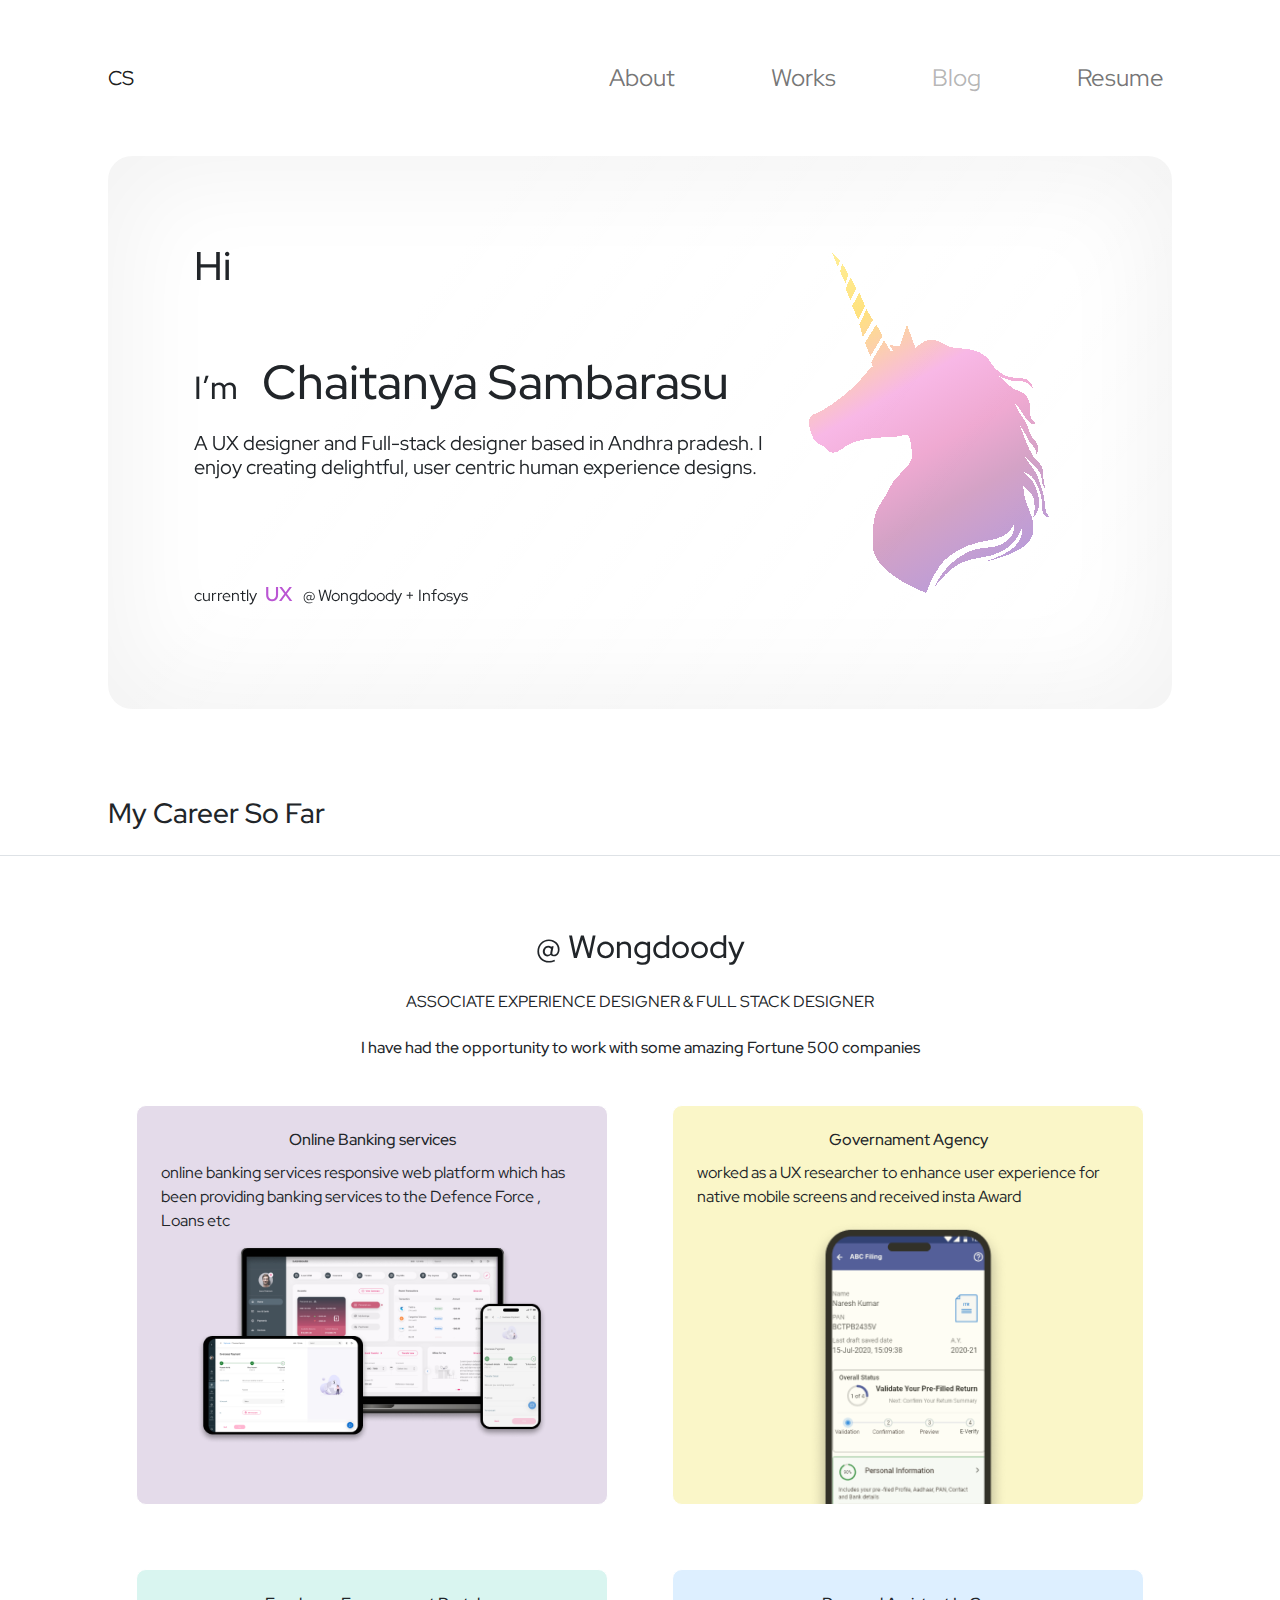
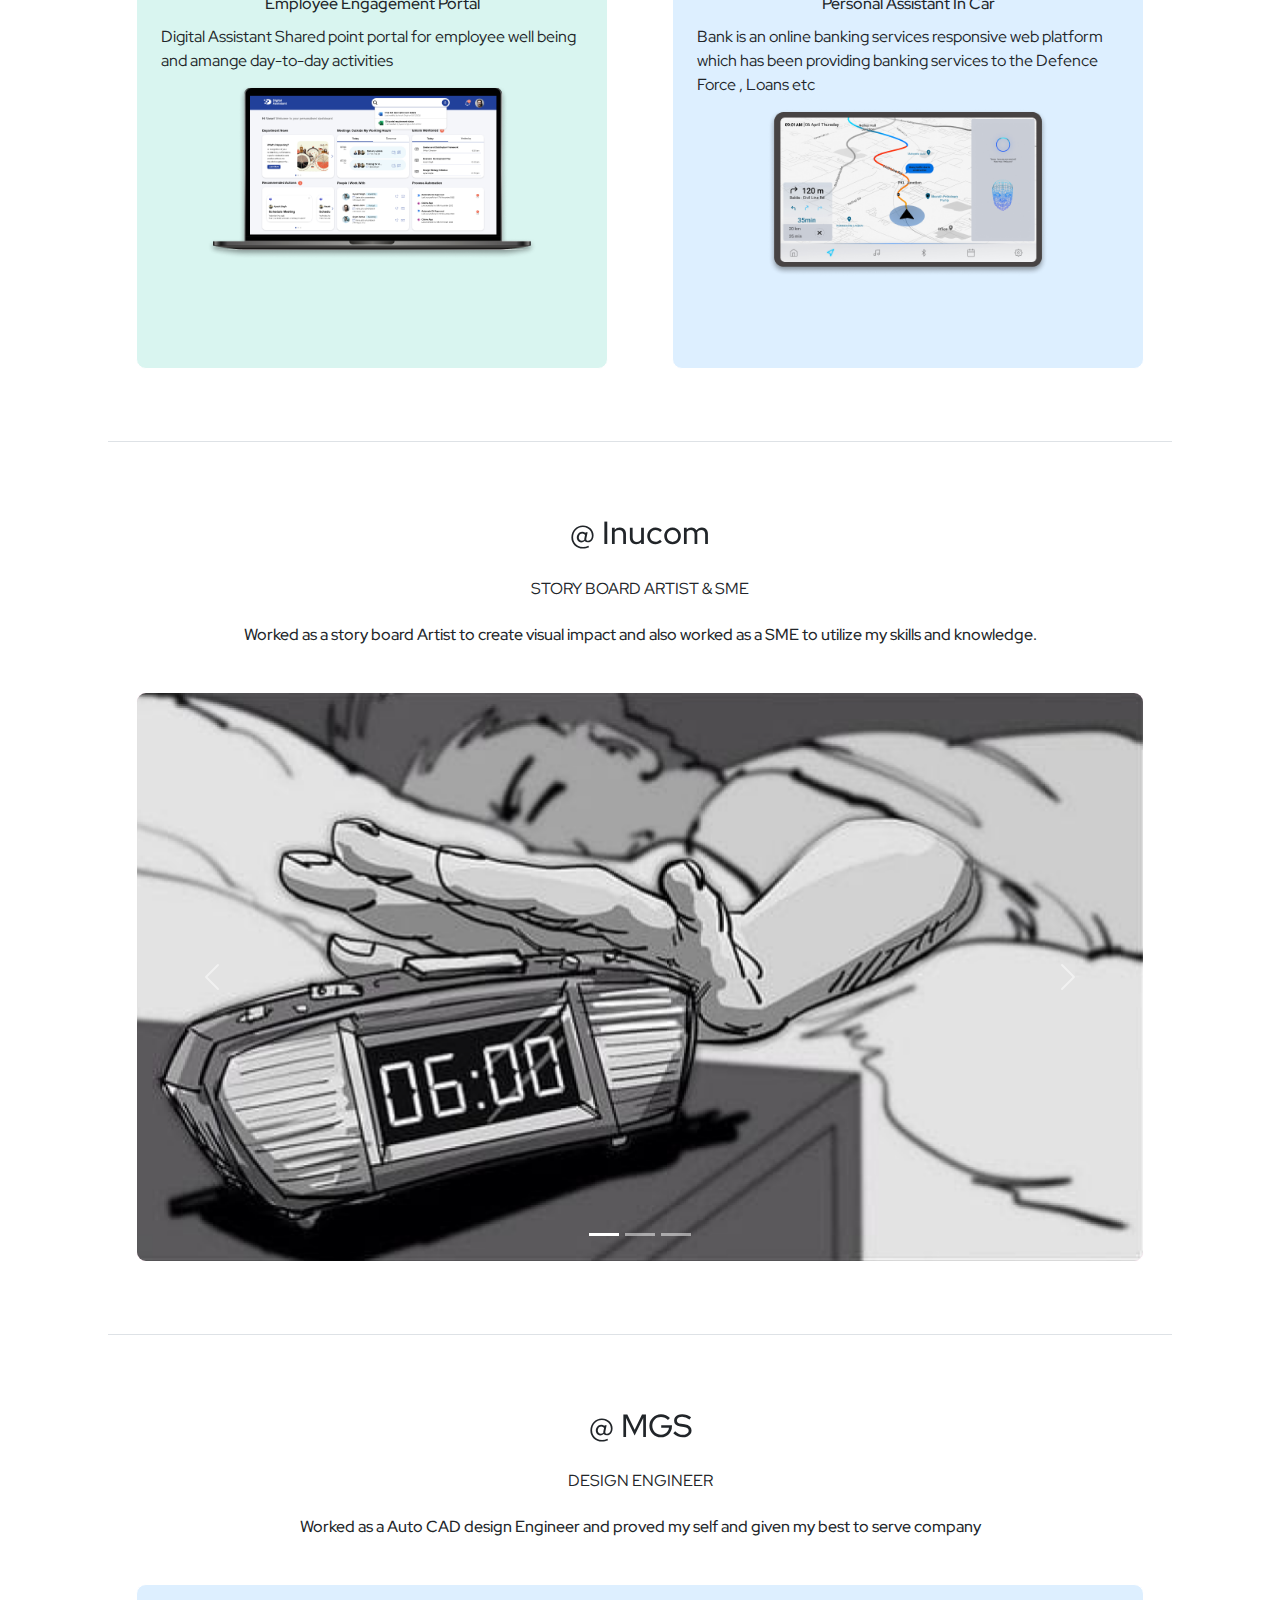
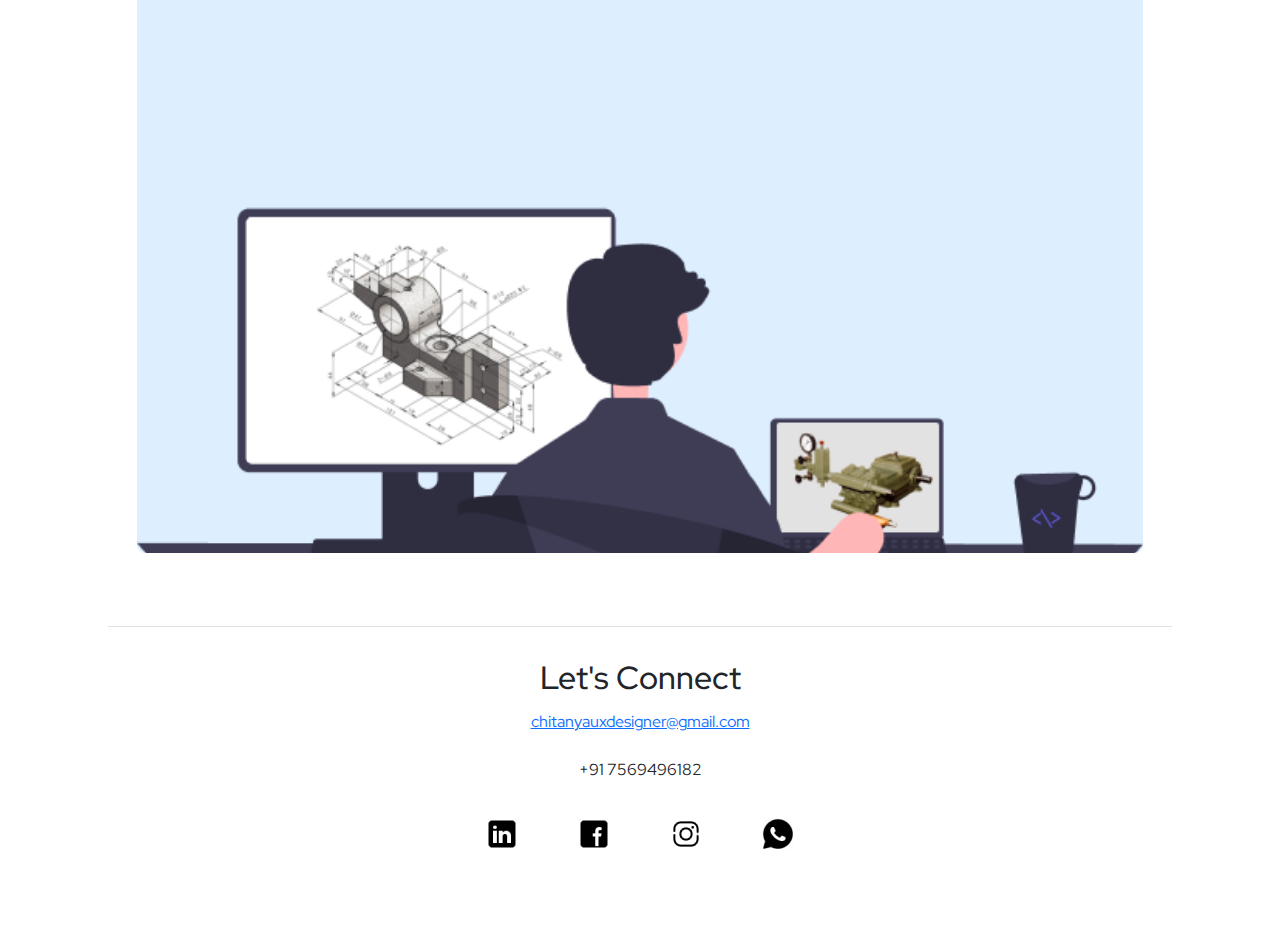
<file: index.html>
<!DOCTYPE html>
<html lang="en">
<head>
    <meta charset="UTF-8">
    <meta http-equiv="X-UA-Compatible" content="IE=edge">
    <meta name="viewport" content="width=device-width, initial-scale=1.0">
    <title>Portfolio</title>
    <link rel="stylesheet" href="css/bootstrap.min.css" type="text/css">
    <link rel="stylesheet" href="assets/css/customstyle.min.css" type="text/css">    
    <link rel="preconnect" href="https://fonts.googleapis.com">
    <link rel="preconnect" href="https://fonts.gstatic.com" crossorigin>
    <link href="https://fonts.googleapis.com/css2?family=Red+Hat+Display:wght@300;400;500;600;700;800;900&display=swap" rel="stylesheet">
    <!-- <script type="text/javascript">
      $(window).on('load', function() {
          $('#myModal').modal('show');
      });
  </script> -->
</head>
<body class="myprflio">
    <header>
        <nav class="navbar navbar-expand-lg navbar-light">
            <div class="container">
              <a class="navbar-brand" href="index.html">CS</a>
              <button class="navbar-toggler" type="button" data-bs-toggle="collapse" data-bs-target="#navbarNavAltMarkup" aria-controls="navbarNavAltMarkup" aria-expanded="false" aria-label="Toggle navigation">
                <span class="navbar-toggler-icon"></span>
              </button>
              <div class="collapse navbar-collapse justify-content-end" id="navbarNavAltMarkup">
                <div class="navbar-nav">
                    <!-- <a class="nav-link active" aria-current="page" href="index.html">Home</a> -->
                    <a class="nav-link text-capitalize" href="about.html">About</a>
                  <a class="nav-link text-capitalize" aria-current="page" href="work.html">Works</a>                                    
                  <a class="nav-link disabled" href="blog.html" tabindex="-1" aria-disabled="true">Blog</a>
                  <a class="nav-link" href="assets/chaituuxdesigner.pdf" target="_blank" rel="noopener noreferrer">Resume</a>
                </div>
              </div>
            </div>
          </nav>
    </header>
    <section>        
            <div class="container hero-banner-content">
                <div class="hero-banner">
                    <div class="row">
                        <div class="col-md-8">
                            <h1>Hi</h1>
                            <h2>I’m<span class="myname" type="button" data-bs-placement="top" title="You can Call me Chaitu or Chaitanya">Chaitanya Sambarasu</span></h2>
                            <h5>A UX designer and  Full-stack designer based in  Andhra pradesh.
                                I enjoy creating delightful, user centric human experience designs.</h5>
                            <p>currently<span class="ux-word px-2">UX</span> <span> @  Wongdoody + Infosys</span></p>
                        </div>
                        <div class="col-md-4">
                        <img src="assets/images/unicorn.svg" alt="no-image" type="button" data-bs-placement="top" title="UX Unicorn"></div>
                    </div>             

                </div>
            </div>
            <div class="position-sticky top-0 border-bottom bg-white" id="mycareerbg" style="z-index:2">
                <div class="container">
                    <h3 class="py-4 text-capitalize ">My Career so far</h3>
                </div>
            </div>
            <div class="container case-study-sec">                
                <div class="org-wongdoody border-bottom">
                    <h2 class="text-xl-center company-name position-sticky top-0 py-2 py-md-3 py-xl-4" style="z-index: 2;">@ Wongdoody</h2>
                    <p class="text-xl-center company-role text-capitalize">ASSOCIATE EXPERIENCE DESIGNER  & FULL STACK DESIGNER</p>
                    <h6 class="text-xl-center comp-respnblty">I have had the opportunity to work with some amazing Fortune 500 companies</h6>
                    <div class="row justify-content-center var1">
                        <div class="col-lg-6 case-study-widget bg-voilet-lite overflow-hidden p-4">
                            <h6 class="text-center">Online Banking services</h6>
                            <p>online banking services responsive web platform which has been providing banking services to the Defence Force , Loans etc</p>
                            <div class="read-more d-flex d-none">
                                <p>Read case study</p>
                                <img src="assets/images/arrow_forward.svg" alt="no-image" class="arrow-forward my-auto">
                            </div>
                            <div class="text-center ob-img"><img src="assets/images/OB-desktop.png" alt="no-image" ></div>
                        </div>
                        <div class="col-lg-6 case-study-widget bg-yellow-lite overflow-hidden p-4">
                            <h6 class="text-center text-capitalize" >Governament Agency</h6>
                            <p>worked as a UX researcher to enhance user experience for native mobile screens and received insta Award</p>
                            <div class="read-more d-flex d-none">
                                <p>Read case study</p>
                                <img src="assets/images/arrow_forward.svg" alt="no-image" class="arrow-forward my-auto">
                            </div>
                            <div class="text-center tax-img"><img src="assets/images/tax-mobile.png" alt="no-image"></div>
                        </div>
                    </div>
                    <div class="row justify-content-center var2">
                        <div class="col-lg-6 case-study-widget bg-cyan-lite overflow-hidden p-4">
                            <h6 class="text-center text-capitalize">Employee Engagement Portal</h6>
                            <p>Digital Assistant Shared point portal for employee well being and amange day-to-day activities </p>
                            <div class="read-more d-flex d-none">
                                <p>Read case study</p>
                                <img src="assets/images/arrow_forward.svg" alt="no-image" class="arrow-forward my-auto">
                            </div>
                            <div class="text-center da-img"><img src="assets/images/DA-desktop.png" alt="no-image"></div>
                        </div>
                        <div class="col-lg-6 case-study-widget bg-blue-lite overflow-hidden p-4">
                            <h6 class="text-center text-capitalize">Personal Assistant In Car</h6>
                            <p>Bank is an online banking services responsive web platform which has been providing banking services to the Defence Force , Loans etc</p>
                            <div class="read-more d-flex d-none">
                                <p>Read case study</p>
                                <img src="assets/images/arrow_forward.svg" alt="no-image" class="arrow-forward my-auto">
                            </div>
                            <div class="text-center pa-img"><img src="assets/images/PA-dashboard.png" alt="no-image"></div>
                        </div>
                    </div>
                </div>
                <div class="org-inucom border-bottom">                    
                    <h2 class="text-xl-center company-name position-sticky top-0 py-2 py-md-3 py-xl-4" style="z-index: 2;">@ Inucom</h2>
                    <p class="text-xl-center company-role text-capitalize">STORY BOARD ARTIST & SME</p>
                    <h6 class="text-xl-center comp-respnblty">Worked as a story board Artist to create visual impact and also worked as a SME to utilize my skills and knowledge.</h6>
                    <div class="row justify-content-center">
                    <div class="inucom-container bg-pink-lite overflow-hidden">                        
                        <div class="row">
                            <div id="carouselExampleCaptions" class="carousel slide" data-bs-ride="carousel">
                                <div class="carousel-indicators">
                                  <button type="button" data-bs-target="#carouselExampleCaptions" data-bs-slide-to="0" class="active" aria-current="true" aria-label="Slide 1"></button>
                                  <button type="button" data-bs-target="#carouselExampleCaptions" data-bs-slide-to="1" aria-label="Slide 2"></button>
                                  <button type="button" data-bs-target="#carouselExampleCaptions" data-bs-slide-to="2" aria-label="Slide 3"></button>
                                  <!-- <button type="button" data-bs-target="#carouselExampleCaptions" data-bs-slide-to="2" aria-label="Slide 4"></button>
                                  <button type="button" data-bs-target="#carouselExampleCaptions" data-bs-slide-to="2" aria-label="Slide 5"></button>
                                  <button type="button" data-bs-target="#carouselExampleCaptions" data-bs-slide-to="2" aria-label="Slide 6"></button> -->
                                </div>
                                <div class="carousel-inner">
                                  <div class="carousel-item active">
                                    <img src="assets/images/inucom1.png" class="d-block w-100" alt="no-image">
                                    <div class="carousel-caption d-none d-md-block">
                                      <!-- <h5>First slide label</h5>
                                      <p>Some representative placeholder content for the first slide.</p> -->
                                    </div>
                                  </div>
                                  <div class="carousel-item">
                                    <img src="assets/images/inucom-2.png" class="d-block w-100" alt="...">
                                    <div class="carousel-caption d-none d-md-block">
                                      <!-- <h5>Second slide label</h5>
                                      <p>Some representative placeholder content for the second slide.</p> -->
                                    </div>
                                  </div>
                                  <div class="carousel-item">
                                    <img src="assets/images/inucom3.png" class="d-block w-100" alt="...">
                                    <div class="carousel-caption d-none d-md-block">
                                      <!-- <h5>Third slide label</h5>
                                      <p>Some representative placeholder content for the third slide.</p> -->
                                    </div>
                                  </div>
                                  <!-- <div class="carousel-item">
                                    <img src="assets/images/inucom-slide4.png" class="d-block w-100" alt="...">
                                    <div class="carousel-caption d-none d-md-block">
                                      <h5>Third slide label</h5>
                                      <p>Some representative placeholder content for the third slide.</p>
                                    </div>
                                  </div>
                                  <div class="carousel-item">
                                    <img src="assets/images/inucom-slide5.png" class="d-block w-100" alt="...">
                                    <div class="carousel-caption d-none d-md-block">
                                      <h5>Third slide label</h5>
                                      <p>Some representative placeholder content for the third slide.</p>
                                    </div>
                                  </div>
                                  <div class="carousel-item">
                                    <img src="assets/images/inucom-slide6.png" class="d-block w-100" alt="...">
                                    <div class="carousel-caption d-none d-md-block">
                                      <h5>Third slide label</h5>
                                      <p>Some representative placeholder content for the third slide.</p>
                                    </div>
                                  </div> -->

                                </div>
                                <button class="carousel-control-prev" type="button" data-bs-target="#carouselExampleCaptions" data-bs-slide="prev">
                                  <span class="carousel-control-prev-icon" aria-hidden="true"></span>
                                  <span class="visually-hidden">Previous</span>
                                </button>
                                <button class="carousel-control-next" type="button" data-bs-target="#carouselExampleCaptions" data-bs-slide="next">
                                  <span class="carousel-control-next-icon" aria-hidden="true"></span>
                                  <span class="visually-hidden">Next</span>
                                </button>
                              </div>
                    
                </div>
                    </div>
                    </div>
                </div>
                <!-- <div class="org-mgs border-bottom">                    
                    <h2 class="text-xl-center company-name position-sticky top-0 py-2 py-md-3 py-xl-4">@ MGS</h2>
                    <p class="text-xl-center company-role">DESIGN ENGINEER</p>
                    <h6 class="text-xl-center comp-respnblty">I have had the opportunity to work with some amazing Fortune 500 companies</h6>
                    <div class="row justify-content-center">
                    <div class="mgs-container bg-blue-lite overflow-hidden">                        
                            <div class="row">
                                <div class="col-4">
                                    <h6>Storyboard artist</h6>
                                    <p>Loremhghjsfsdnfmdsdssdashdsjfdsjjhds</p>
                                    <div class="read-more d-flex">
                                        <p>Read case study</p>
                                        <img src="assets/images/arrow_forward.svg" alt="no-image" class="arrow-forward my-auto"> </div>
                                </div>
                                <div class="mgs-illustration col-8"><img src="assets/images/mgs-illustation.png" alt="no-image"></div>
                            </div>
                        
                    </div>
                    </div>
                </div> -->
                <div class="org-mgs border-bottom">                    
                    <h2 class="text-xl-center company-name position-sticky top-0 py-2 py-md-3 py-xl-4" style="z-index: 2;">@ MGS</h2>
                    <p class="text-xl-center company-role">DESIGN ENGINEER</p>
                    <h6 class="text-xl-center comp-respnblty">Worked as a Auto CAD design Engineer and proved my self and given my best to serve company</h6>
                    <div class="row justify-content-center">
                    <div class="mgs-container bg-blue-lite overflow-hidden">                        
                            <div class="row">                               
                        <img src="assets/images/mgs-undraw-pic.png" alt="no-image">
                    </div>
                    </div>
                </div>
            
    </section>
    <div class="container d-none">
      <h1>Art works</h1>
      <a href="#">View all</a>
    </div>
    <div class="row arts-sec d-none">
      
        <div class="container d-flex">
          <div class="col-4">
            <div class="gally-img-col"></div>
          </div>
          <div class="col-4"><div class="gally-img-col"></div></div>
          <div class="col-4"><div class="gally-img-col"></div></div>
              </div>
        </div>
      
    <footer>
        
        <div class="row d-flex justify-content-center">
            <h2 class="text-center">Let's Connect</h2>
        <a href="#" class="text-center">chitanyauxdesigner@gmail.com</a>
        <p class="text-center">+91 7569496182</p>
            <div class="col-4 d-flex flex-wrap justify-content-evenly">
                <a href="https://www.linkedin.com/in/chaitanya-sambarasu/" target=”_blank”><img src="assets/images/icons-linkedin.png" alt="no-image"></a>
                <a href="https://wa.me/+917569496182?text=urlencodedtext"><img src="assets/images/icons-facebook.png" alt="no-image"></a>
                <a href="https://wa.me/+917569496182?text=urlencodedtext"><img src="assets/images/icons-instagram.png" alt="no-image"></a>
                <a href="https://wa.me/+917569496182?text=urlencodedtext" target=”_blank”><img src="assets/images/icons-whatsapp.png" alt="no-image"  > </a>
                
                
            </div>
        </div>

<!-- Button trigger modal -->
<!-- <button type="button" class="btn btn-primary" data-bs-toggle="modal" data-bs-target="#exampleModal">
  Launch demo modal
</button> -->

<!-- Modal -->


        <script src="bootstrap.bundle.min.js"></script>
        <script src="bootstrap.min.js"></script>
        <script src="customscript.js"></script>



    </footer>
    <!-- <script src="https://cdn.jsdelivr.net/npm/bootstrap@5.0.0-beta3/dist/js/bootstrap.min.js" integrity="sha384-j0CNLUeiqtyaRmlzUHCPZ+Gy5fQu0dQ6eZ/xAww941Ai1SxSY+0EQqNXNE6DZiVc" crossorigin="anonymous"></script> -->


<div class="modal fade" id="exampleModal" tabindex="-1" aria-labelledby="exampleModalLabel" aria-hidden="true">
  <div class="modal-dialog modal-dialog-centered">
    <div class="modal-content">
      <div class="modal-header">
        <h1 class="modal-title fs-5" id="exampleModalLabel">About My Website</h1>
        <button type="button" class="btn-close" data-bs-dismiss="modal" aria-label="Close"></button>
      </div>
      <div class="modal-body">
        <div class="row">
          <div class="col-sm-6 d-flex justify-content-center">
            <img src="assets/images/loader-illustration.png" alt="no-image" class="modal-illustration">
             <h5>Full-Stack Designer</h5> 
          </div>
          <div class="col-sm-6 position-relative">
            <div class=" px-0 px-sm-4">
              <h6 class="pt-5 text-decoration-underline d-none">FYI :</h6>
              <p class="pt-2 fs-4" style="color: #615d5d;">"This website is my tiny island in the vast sea that is the internet. Feel free to roam around - I am adding in more cool stuff as you read on."</p>
                              
                              <p class="pt-2 d-none">I <span style="padding: 0 8px;" >designed</span> webpages design on Figma</h5>
                              <p class="pt-2 d-none">I <span style="padding: 0 8px;">developed</span>using Bootstrap5 on Github pages</p>
            </div>
            <h6 class="mt-0 mt-sm-5 pt-3 pt-lg-4 pt-sm-3 px-0 px-sm-4" style="color: #131763; line-height: 1.75; font-size: 18px; ">complete website designed to show my UX design Projects and My development skills. designing was done with Figma and development using Bootstrap5 on github pages</h6>
            <!-- <p>Thankyou for reaching out to my portfolio</p> -->
                             </div>
        </div>
        
        

        
      </div>
      <div class="modal-footer d-flex justify-content-center">
        <button type="button" class="btn btn btn-success" data-bs-dismiss="modal">Explore my works</button>
        <button type="button" class="btn btn-primary d-none">Ok</button>
      </div>
    </div>
  </div>
</div>
</body>
</html>
</file>
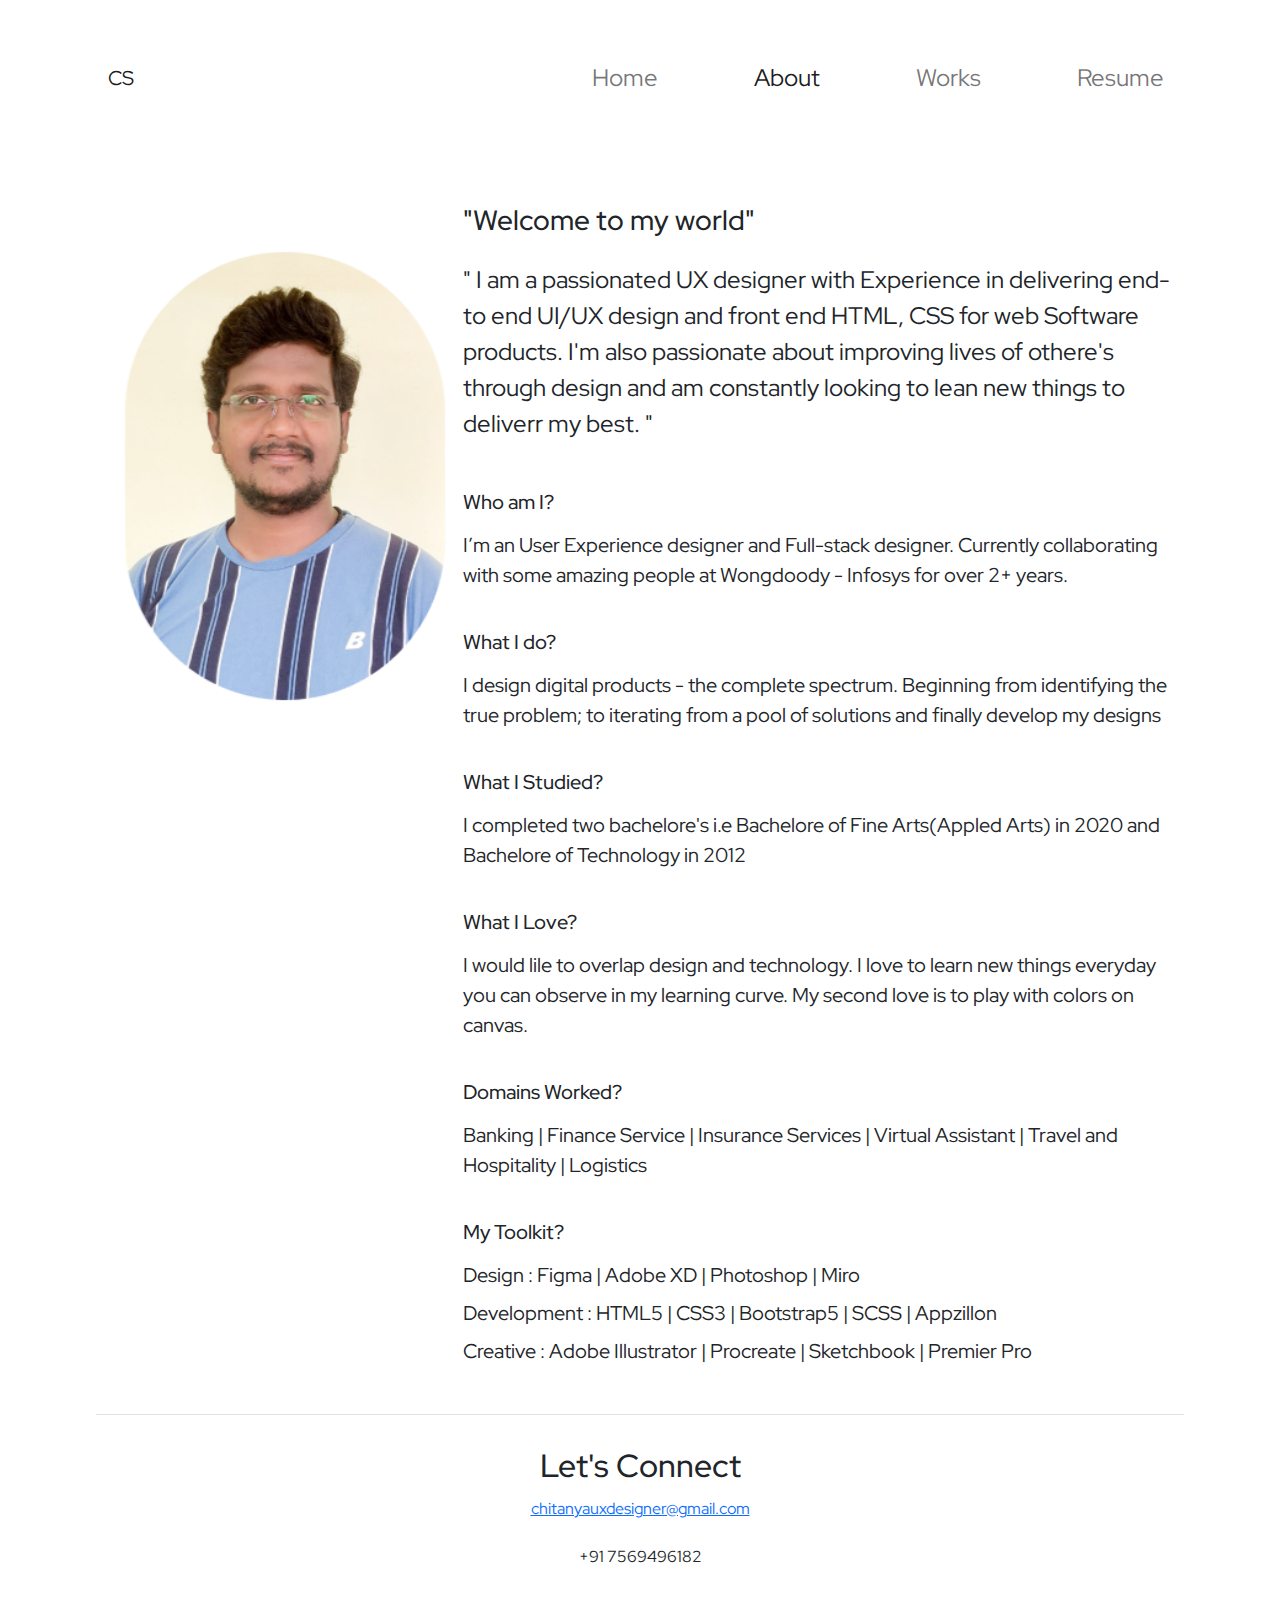
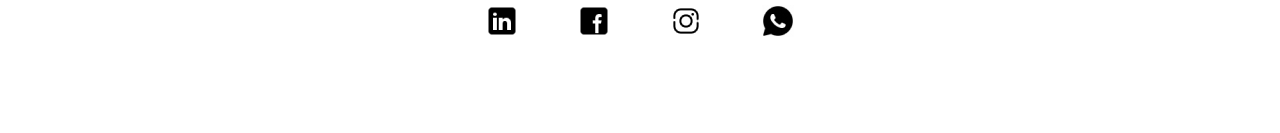
<file: about.html>
<!DOCTYPE html>
<html lang="en">
<head>
    <meta charset="UTF-8">
    <meta http-equiv="X-UA-Compatible" content="IE=edge">
    <meta name="viewport" content="width=device-width, initial-scale=1.0">
    <title>About Me</title>
    <link rel="stylesheet" href="css/bootstrap.min.css" type="text/css">
    <link rel="stylesheet" href="assets/css/customstyle.min.css" type="text/css">    
    <link rel="preconnect" href="https://fonts.googleapis.com">
    <link rel="preconnect" href="https://fonts.gstatic.com" crossorigin>
    <link href="https://fonts.googleapis.com/css2?family=Red+Hat+Display:wght@300;400;500;600;700;800;900&display=swap" rel="stylesheet">
</head>
<body class="myprflio">
    <header>
        <nav class="navbar navbar-expand-lg navbar-light">
            <div class="container">
              <a class="navbar-brand" href="index.html">CS</a>
              <button class="navbar-toggler" type="button" data-bs-toggle="collapse" data-bs-target="#navbarNavAltMarkup" aria-controls="navbarNavAltMarkup" aria-expanded="false" aria-label="Toggle navigation">
                <span class="navbar-toggler-icon"></span>
              </button>
              <div class="collapse navbar-collapse justify-content-end" id="navbarNavAltMarkup">
                <div class="navbar-nav">
                    <a class="nav-link" href="index.html">Home</a>
                    <a class="nav-link active" href="about.html">About</a>
                    <a class="nav-link" aria-current="page" href="work.html">Works</a>                                      
                    <!-- <a class="nav-link disabled" href="blog.html" tabindex="-1" aria-disabled="true">Blog</a> -->
                    <a class="nav-link" href="assets/Chaitanya-UX-Resume.pdf" target="_blank" rel="noopener noreferrer">Resume</a>
                </div>
              </div>
            </div>
          </nav>
    </header>
    <section>
        <div class="container d-flex min-vh-100 border-bottom">
        <div class="row pt-5 pb-5">
            
                <div class="my-pic col-sm-4 position-sticky">
                    <!-- <div class="myimage1 mx-auto" style="background-color: gray; height: 250px; width: 250px;"></div> -->
                    <div class="d-flex justify-content-center myimage position-sticky py-0 py-sm-5 top-0">
                        <img src="assets/images/ellipseephoto.png" alt="profilepic" class="position-sticky" style="width: 320px;">
                                            </div>
                </div>
                <div class="col-sm-8 my-auto">
                    <div>
                        <h3>"Welcome to my world"</h3>
                        <!-- <p class="fs-2 py-5">I would like to see the world also in a design perspective.</p> -->
                        <p class="fs-4 py-4">" I am a passionated UX designer with Experience in delivering end-to end UI/UX design and front end HTML, CSS for web Software products. I'm also passionate about improving lives of othere's through design and am constantly looking to lean new things to deliverr my best. "</p>
                    </div>

                    <h5 class="pt-4">Who am I?</h5>
                    <p class="fs-5 py-3">I’m an User Experience designer and Full-stack designer. Currently collaborating with some amazing people at Wongdoody - Infosys for over 2+ years.</p>
                    <h5 class="pt-4">What I do?</h5>
                    <p class="fs-5 py-3">I design digital products - the complete spectrum. Beginning from identifying the true problem; to iterating from a pool of solutions and finally develop my designs</p>
                    <h5 class="pt-4">What I Studied?</h5>
                    <p class="fs-5 py-3">I completed two bachelore's i.e Bachelore of Fine Arts(Appled Arts) in 2020 and Bachelore of Technology in 2012</p>
                    <h5 class="pt-4">What I Love?</h5>
                    <p class="fs-5 py-3">I would lile to overlap design and technology. I love to learn new things everyday you can observe in my learning curve. My second love is to play with colors on canvas.</p>
                    <h5 class="pt-4">Domains Worked?</h5>
                    <p class="fs-5 py-3">Banking | Finance Service | Insurance Services | 
                        Virtual Assistant | Travel and Hospitality | Logistics </p>
                        <h5 class="pt-4">My Toolkit?</h5>
                        <p class="fs-5 pt-3">Design      : Figma | Adobe XD | Photoshop | Miro</p>
                        <p class="fs-5 pt-2">Development : HTML5 | CSS3 | Bootstrap5 | SCSS | Appzillon </p>
                        <p class="fs-5 pt-2">Creative    : Adobe Illustrator | Procreate | Sketchbook | Premier Pro</p>
                    <!-- <div class="about-sec">
                        <h6>My Education</h6>
                        <p>sdbfdsjfkkjfdsbndsbsnbndsfdsfbdsmnbdsncxbxbmnxbdhhfsnmnxzbhskjchsjkcsamckjsahjcksanakcsnakjdskcak</p>
                    </div>
                    <div class="about-sec">
                        <h6>My Education</h6>
                        <p>sdbfdsjfkkjfdsbndsbsnbndsfdsfbdsmnbdsncxbxbmnxbdhhfsnmnxzbhskjchsjkcsamckjsahjcksanakcsnakjdskcak</p>
                    </div>
                    <div class="about-sec">
                        <h6>My Education</h6>
                        <p>sdbfdsjfkkjfdsbndsbsnbndsfdsfbdsmnbdsncxbxbmnxbdhhfsnmnxzbhskjchsjkcsamckjsahjcksanakcsnakjdskcak</p>
                    </div>
                    <div class="about-sec">
                        <h6>My Education</h6>
                        <p>sdbfdsjfkkjfdsbndsbsnbndsfdsfbdsmnbdsncxbxbmnxbdhhfsnmnxzbhskjchsjkcsamckjsahjcksanakcsnakjdskcak</p>
                    </div>
                    <div class="about-sec">
                        <h6>My Education</h6>
                        <p>sdbfdsjfkkjfdsbndsbsnbndsfdsfbdsmnbdsncxbxbmnxbdhhfsnmnxzbhskjchsjkcsamckjsahjcksanakcsnakjdskcak</p>
                    </div>
                    <div class="about-sec">
                        <h6>My Education</h6>
                        <p>sdbfdsjfkkjfdsbndsbsnbndsfdsfbdsmnbdsncxbxbmnxbdhhfsnmnxzbhskjchsjkcsamckjsahjcksanakcsnakjdskcak</p>
                    </div> -->
                </div>
            </div>
            <div class="container d-none">
                <p class="fs-1 fw-light py-5">" I am a passionated Product designer with Experience in delivering end-to end UI/UX design and front end HTML, CSS for web Software products. i'm also passionate about improving lives of othere's through design and am constantly looking to lean new things to deliverr my best. "</p>I
                
            </div>     
        </div>


        <!-- <div class="arts container">
            <div class="row">
                <div class="col-sm-4">
                    <div class="art-sec bg-cyan-lite"></div>
                </div>
                <div class="col-sm-4">
                    <div class="art-sec bg-cyan-lite"></div>
                </div>
                <div class="col-sm-4">
                    <div class="art-sec bg-cyan-lite"></div>
                </div>
                <div class="col-sm-4">
                    <div class="art-sec bg-cyan-lite"></div>
                </div>
                <div class="col-sm-4">
                    <div class="art-sec bg-cyan-lite"></div>
                </div>
                <div class="col-sm-4">
                    <div class="art-sec bg-cyan-lite"></div>
                </div>
                <div class="col-sm-4">
                    <div class="art-sec bg-cyan-lite"></div>
                </div>
                <div class="col-sm-4">
                    <div class="art-sec bg-cyan-lite"></div>
                </div>
                
            </div>

            
        </div> -->
    </section>
    <footer>
        
        <div class="row d-flex justify-content-center">
            <h2 class="text-center">Let's Connect</h2>
        <a href="#" class="text-center">chitanyauxdesigner@gmail.com</a>
        <p class="text-center">+91 7569496182</p>
            <div class="col-4 d-flex flex-wrap justify-content-evenly">
                <a href="https://www.linkedin.com/in/chaitanya-sambarasu/" target=”_blank”><img src="assets/images/icons-linkedin.png" alt="no-image"></a>
                <a href="https://wa.me/+917569496182?text=urlencodedtext"><img src="assets/images/icons-facebook.png" alt="no-image"></a>
                <a href="https://wa.me/+917569496182?text=urlencodedtext"><img src="assets/images/icons-instagram.png" alt="no-image"></a>
                <a href="https://wa.me/+917569496182?text=urlencodedtext" target=”_blank”><img src="assets/images/icons-whatsapp.png" alt="no-image"  > </a>
            </div>
        </div>
        <script src="bootstrap.bundle.min.js"></script>
        <script src="bootstrap.min.js"></script>
        <script src="customscript.js"></script>

    </footer>
</body>
</file>
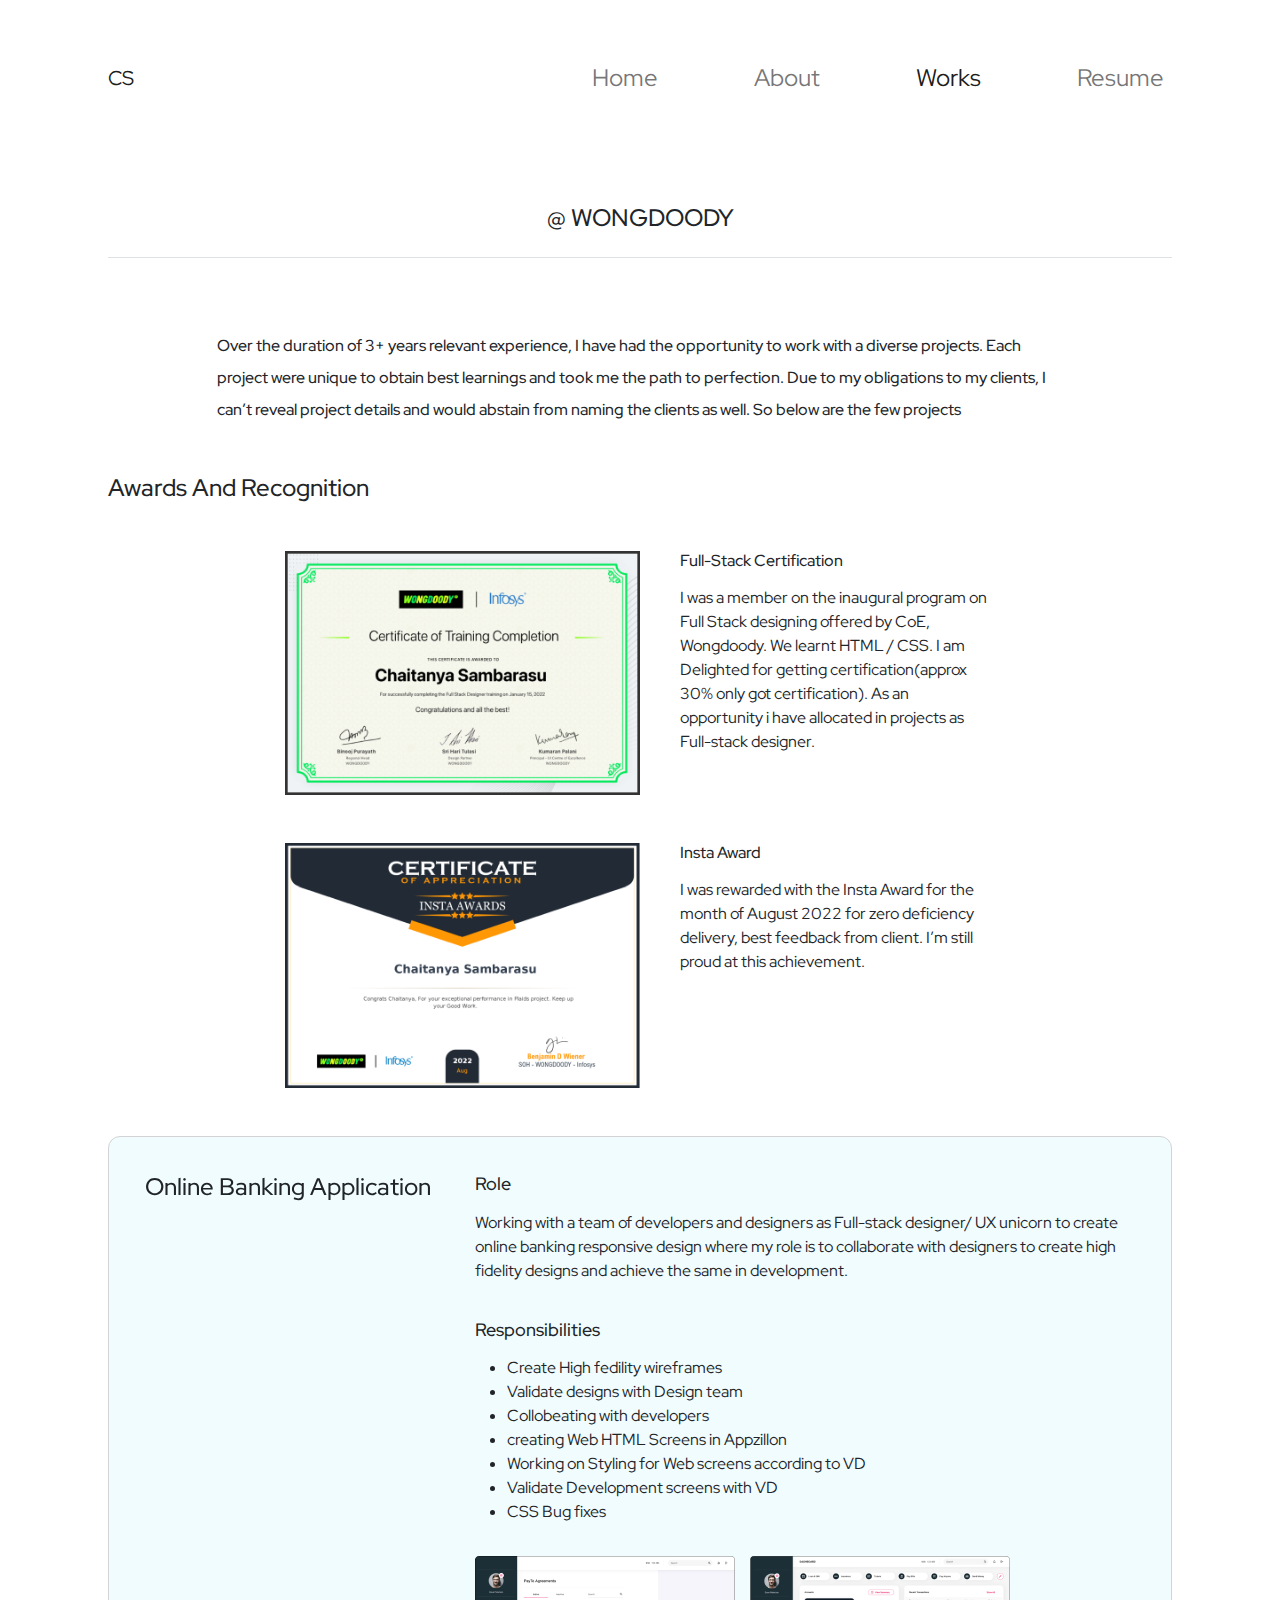
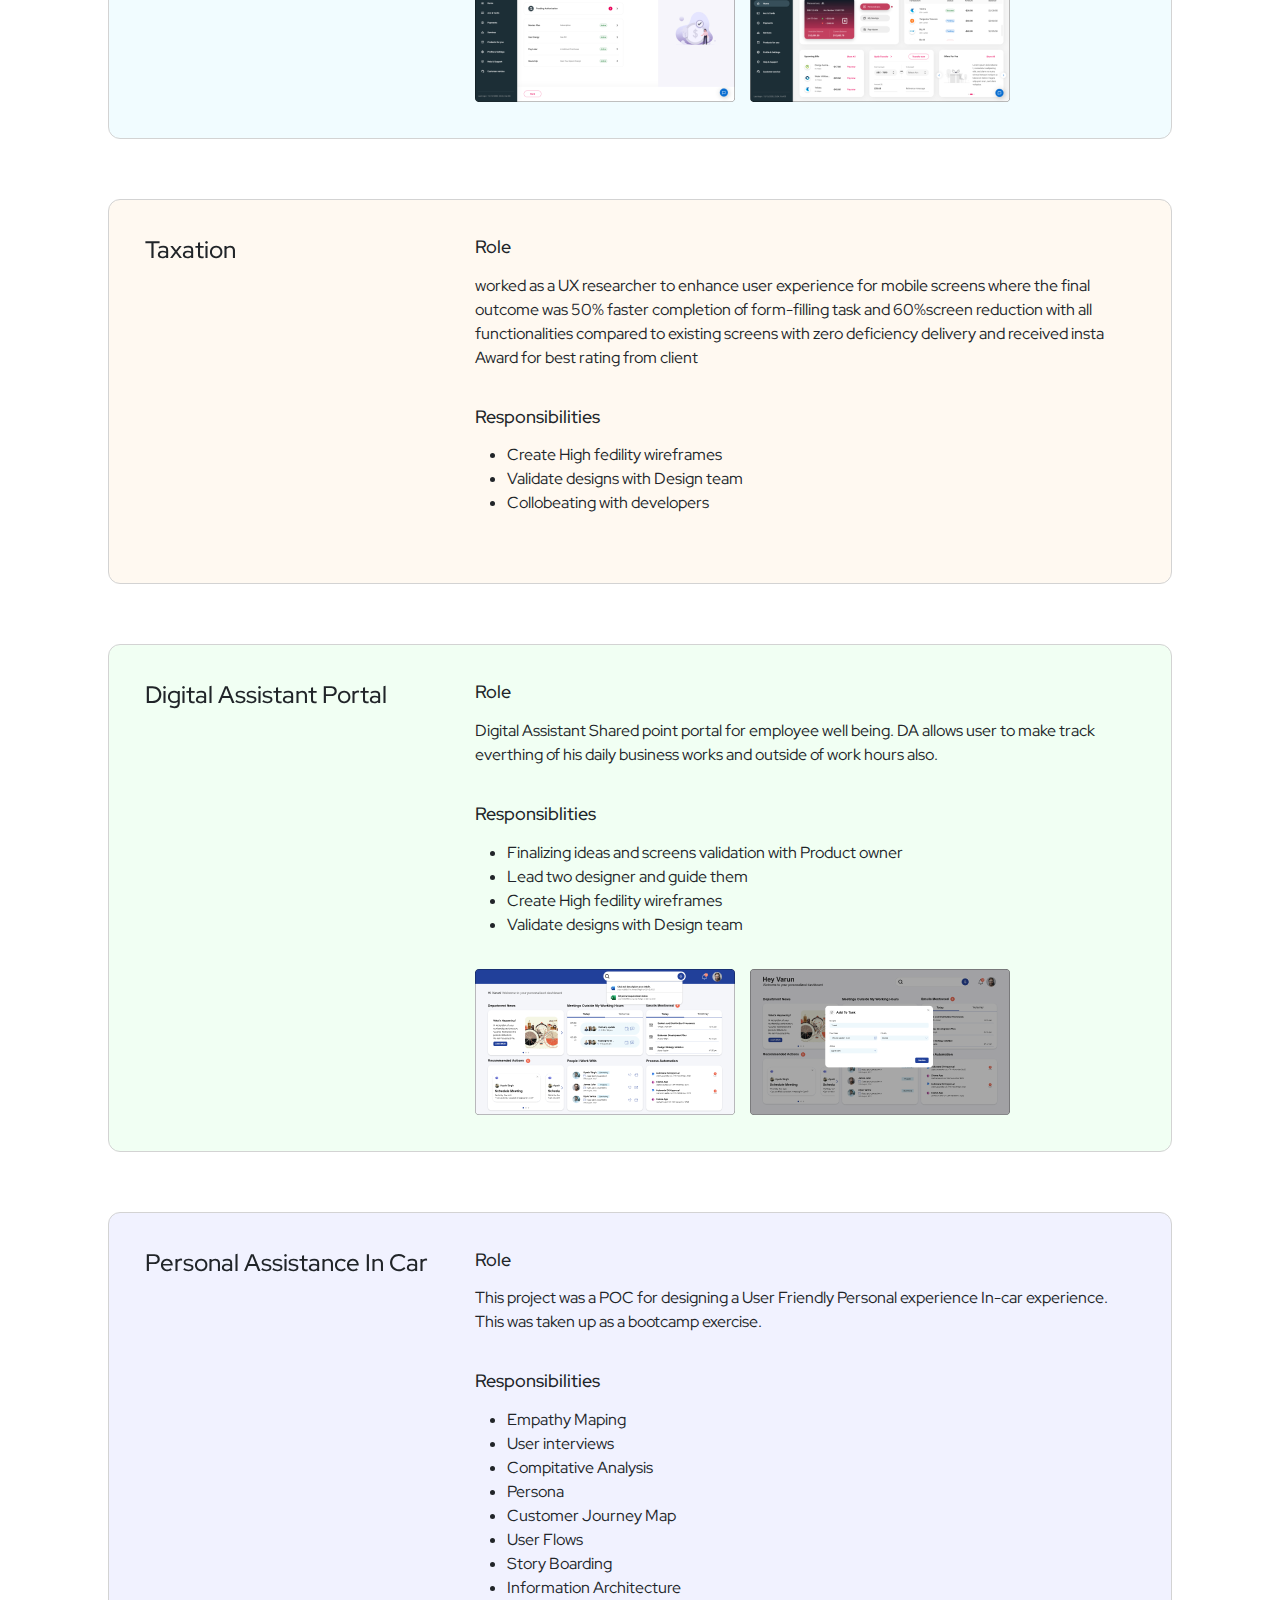
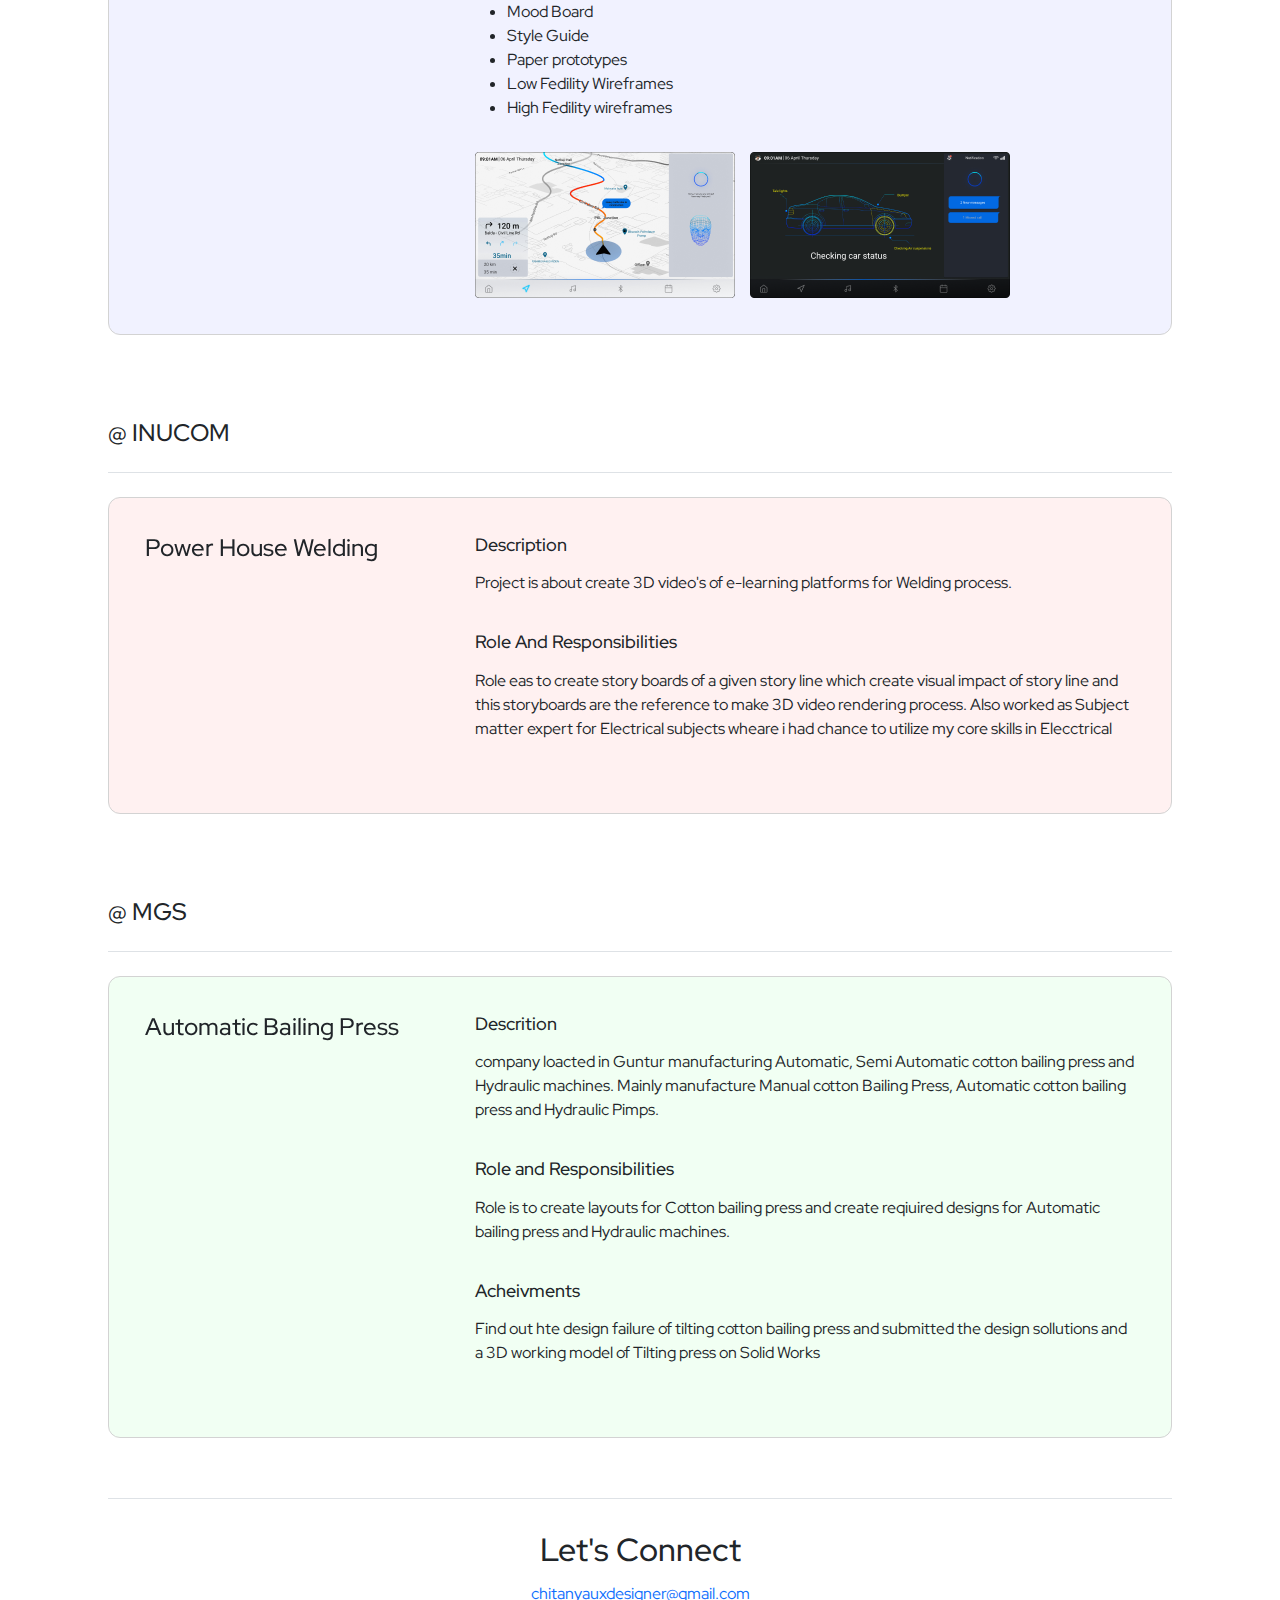
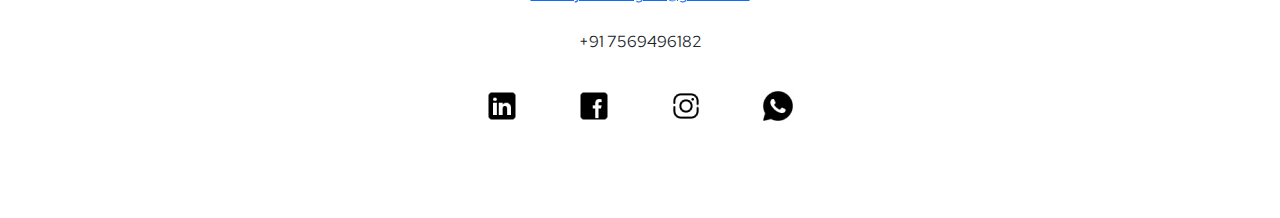
<file: work.html>
<!DOCTYPE html>
<html lang="en">
<head>
    <meta charset="UTF-8">
    <meta http-equiv="X-UA-Compatible" content="IE=edge">
    <meta name="viewport" content="width=device-width, initial-scale=1.0">
    <title>Chaitanya-portfolio-works</title>
    <link rel="stylesheet" href="css/bootstrap.min.css" type="text/css">
    <link rel="stylesheet" href="assets/css/customstyle.min.css" type="text/css">    
    <link rel="preconnect" href="https://fonts.googleapis.com">
    <link rel="preconnect" href="https://fonts.gstatic.com" crossorigin>
    <link href="https://fonts.googleapis.com/css2?family=Red+Hat+Display:wght@300;400;500;600;700;800;900&display=swap" rel="stylesheet">
</head>
<body class="myprflio work-page">
    <header>
        <nav class="navbar navbar-expand-lg navbar-light">
            <div class="container">
              <a class="navbar-brand" href="index.html">CS</a>
              <button class="navbar-toggler" type="button" data-bs-toggle="collapse" data-bs-target="#navbarNavAltMarkup" aria-controls="navbarNavAltMarkup" aria-expanded="false" aria-label="Toggle navigation">
                <span class="navbar-toggler-icon"></span>
              </button>
              <div class="collapse navbar-collapse justify-content-end" id="navbarNavAltMarkup">
                <div class="navbar-nav">
                    <a class="nav-link" href="index.html">Home</a>
                    <a class="nav-link" href="about.html">About</a>
                    <a class="nav-link active" aria-current="page" href="work.html">Works</a>                                      
                    <!-- <a class="nav-link disabled" href="blog.html" tabindex="-1" aria-disabled="true">Blog</a> -->
                    <a class="nav-link" href="assets/Chaitanya-UX-Resume.pdf" target="_blank" rel="noopener noreferrer">Resume</a>
                </div>
              </div>
            </div>
          </nav>
    </header>
    
    <div class="container">
        <div class="work-hero-banner">
        </div>
        <div class="row">
            <div class="col-md-3 border-end d-sm-none">
                <div id="list-example" class="list-group position-sticky top-0">
                    <a class="list-group-item list-group-item-action" href="#list-item-1">Wongdoody + Infosys</a>
                    <a class="list-group-item list-group-item-action" href="#list-item-2">INUCOM PVT LTD</a>
                    <a class="list-group-item list-group-item-action" href="#list-item-3">M.Govind & Sons</a>
                    <a class="list-group-item list-group-item-action" href="#list-item-4">Lotus Public School</a>
                    <a class="list-group-item list-group-item-action" href="#list-item-5">ART Works</a>
                  </div>
            </div>
              <div class="col-md-12 container work-right-content border-bottom">
                  <div data-bs-spy="scroll" data-bs-target="#list-example" data-bs-offset="0" class="scrollspy-example" tabindex="0">                    
                    <div>
                        <div class="wongdoody-work-gif"></div>
                        <div class="wongdoody-work-content " id="list-item-1">
                            <h4  class="border-bottom py-2 py-md-3 py-xl-4 my-2 my-md-3 my-xl-4 position-sticky top-0 bg-white work-company-heading text-center">@ WONGDOODY</h4>
                            <div class="row">
                                <div class="container d-none">
                                    <h4 class="position-sticky top-0 text-capitalize">What I Learned </h4>
                                    <p>hgsdhkjsdhdjkhdsjknchjkhcjxnkncsdncjdsjkn</p>
                                </div>
                            </div>
                            <div class="justify-content-center p-4 py-md-5 row">
                                <div class="col-sm-10">
                                    <h6 style="line-height: 2rem;">Over the duration of 3+ years relevant experience, I have had the opportunity to work with a diverse projects. Each project were unique to obtain best learnings and took me the path to perfection. Due to my obligations to my clients, I can’t reveal project details and would abstain from naming the clients as well. So below are the few projects </h6>
                                </div></div>
                            <div class="row">
                                <h4 class="mb-5 text-capitalize">Awards and Recognition</h4>
                            </div>
                            <div class="justify-content-center d-flex row mb-5">
                                <div class="col-sm-4 d-flex justify-content-end">
                                    <img src="assets/images/full-stack-certificate.png" alt="" class="img-fluid">
                                </div>
                                <div class="col-sm-4 " style="padding-left: 40px !important;">
                                    <div class="desription ">  
                                        <h6 class="mb-3 text-capitalize">Full-Stack Certification</h6>                                       
                                        <p>I was a member on the inaugural program on Full Stack designing offered by CoE, Wongdoody. We learnt HTML / CSS. I am Delighted for getting certification(approx 30% only got certification). As an opportunity i have allocated in projects as Full-stack designer.</p>
                                    </div>
                                </div>
                            </div>
                            <div class="row d-flex justify-content-center mb-5">
                                <div class="col-sm-4 d-flex justify-content-end">
                                    <img src="assets/images/Insta-Award.png" alt="" class="img-fluid">
                                </div>
                                <div class="col-sm-4 " style="padding-left: 40px !important;">
                                    <div class="desription ">  
                                        <h6 class="mb-3 text-capitalize">Insta Award</h6>                                       
                                        <p>I was rewarded with the Insta Award for the month of August 2022 for zero deficiency delivery, best feedback from client. I’m still proud at this achievement.</p>
                                    </div>
                                </div>
                            </div>
                            
                            <div class="row project-panel" style="background-color: #F1FCFF;">
                                
                                <div class="col-sm-3 col-md-4">
                                    <h4 class="position-sticky text-capitalize">Online Banking Application</h4>
                                </div>
                                <div class="col-sm-9 col-md-8 project-details">
                                    <div class="description-content d-none">
                                        <h4>Description</h4>
                                        <p>Working with a team of developers and designers as  Full-stack designer/ UX unicorn to create online banking responsive design where my role is to collaborate with designers to create high fidelity designs and achieve the same in development.</p>
                                    </div>
                                    <div class="Role-content">
                                        <h4>Role</h4>
                                        <p>Working with a team of developers and designers as  Full-stack designer/ UX unicorn to create online banking responsive design where my role is to collaborate with designers to create high fidelity designs and achieve the same in development.</p>
                                    </div>
                                    <div class="Responsibility-content">
                                        <h4>Responsibilities</h4>
                                       <ul>
                                        <li>Create High fedility wireframes</li>
                                        <li>Validate designs with Design team</li>
                                        <li>Collobeating with developers</li>
                                        <li>creating Web HTML Screens in Appzillon</li>
                                        <li>Working on Styling for Web screens according to VD</li>
                                        <li>Validate Development screens with VD</li>
                                        <li>CSS Bug fixes</li>
                                       </ul>
                                    <div class="Process-content d-none" >
                                        <h4>Process</h4>
                                        <p>Working with a team of developers and designers as  Full-stack designer/ UX unicorn to create online banking responsive design where my role is to collaborate with designers to create high fidelity designs and achieve the same in development.</p>
                                        </div>
                                        <div class="row">
                                            <div class="col-sm-5 pb-3 pb-sm-0">
                                                <img src="assets/images/ob-sample-works (1).png" alt="no-image" class="img-fluid">
                                            </div>
                                            <div class="col-sm-5">
                                                <img src="assets/images/ob-sample-works (2).png" alt="no-image" class="img-fluid">
                                            </div>
                                        </div>
                                </div>
                                <div class="Challenges d-none" >
                                    <h4>Challenges and sollutions</h4>
                                    <ul>
                                        <li>Create High fedility wireframes</li>
                                        <li>Validate designs with Design team</li>
                                        <li>Collobeating with developers</li>
                                       </ul>
                                    </div>
                            </div>
                        </div>
                        <div class="row project-panel" style="background-color: #FFF9F1;">
                            <div class="col-sm-3 col-md-4">
                                <h4 class="position-sticky text-capitalize">taxation</h4>
                            </div>
                            <div class="col-sm-9 col-md-8 project-details">
                                <div class="description-content">
                                    <h4>Role</h4>
                                    <p>worked as a UX researcher to enhance user experience for mobile  screens where the  final outcome was 50% faster completion of form-filling task and 60%screen reduction with all functionalities compared to existing screens with zero deficiency delivery and received insta Award for best rating from client</p>
                                </div>
                                <div class="Responsibility-content">
                                    <h4>Responsibilities</h4>
                                    <ul>
                                        <li>Create High fedility wireframes</li>
                                        <li>Validate designs with Design team</li>
                                        <li>Collobeating with developers</li>
                                       </ul>
                                    </div>
                                <div class="Process-content d-none">
                                    <h4>Process</h4>
                                    <p>Lorem ipsum dolor sit amet, consectetur adipiscing elit, sed do eiusmod tempor incididunt ut labore et dolore magna aliqua. </p>
                                </div>                               
                            </div>
                    </div>
                    <div class="row project-panel" style="background-color: #F1FFF3;">
                        <div class="col-sm-3 col-md-4">
                            <h4 class="position-sticky text-capitalize">Digital Assistant portal</h4>
                        </div>
                        <div class="col-sm-9 col-md-8 project-details">
                            <div class="description-content">
                                <h4>Role</h4>
                                <p>Digital Assistant Shared point portal for employee well being. DA allows user to make track everthing of his daily business works and outside of work hours also.</p>
                            </div>
                            <div class="Responsibility-content">
                                <h4>Responsiblities</h4>
                                <ul>
                                    <li>Finalizing ideas and screens validation with Product owner</li>
                                    <li>Lead two designer and guide them</li>
                                    <li>Create High fedility wireframes</li>
                                    <li>Validate designs with Design team</li>                                    
                                   </ul>
                               </div>
                               <div class="row">
                                <div class="col-sm-5 pb-3 pb-sm-0">
                                    <img src="assets/images/da-sample-works (1).png" alt="no-image" class="img-fluid">
                                </div>
                                <div class="col-sm-5">
                                    <img src="assets/images/da-sample-works (2).png" alt="no-image" class="img-fluid">
                                </div>
                            </div>
                        </div>
                </div>

                <div class="row project-panel"  style="background-color: #F1F2FF;">
                    <div class="col-sm-3 col-md-4">
                        <h4 class="position-sticky text-capitalize">Personal assistance in car</h4>
                    </div>
                    <div class="col-sm-9 col-md-8 project-details">
                        <div class="description-content">
                            <h4>Role</h4>
                            <p>This project was a POC for designing a User Friendly Personal experience In-car experience. This was taken up as a bootcamp exercise.</p>
                        </div>
                        <div class="Responsibility-content">
                            <h4>Responsibilities</h4>
                            <ul>
                                <li>Empathy Maping</li>
                                <li>User interviews</li>
                                <li>Compitative Analysis</li>
                                <li>Persona</li>
                                <li>Customer Journey Map</li>
                                <li>User Flows</li>
                                <li>Story Boarding</li> 
                                <li>Information Architecture</li>   
                                <li>Mood Board</li> 
                                <li>Style Guide</li>   
                                <li>Paper prototypes</li>   
                                <li>Low Fedility Wireframes</li>   
                                <li>High Fedility wireframes</li>                       
                               </ul>
                        </div>
                        <div class="Process-content d-none">
                            <h4>Description</h4>
                            <p>Lorem ipsum dolor sit amet, consectetur adipiscing elit, sed do eiusmod tempor incididunt ut labore et dolore magna aliqua.</p>
                        </div>
                        <div class="row">
                            <div class="col-sm-5 pb-3 pb-sm-0">
                                <img src="assets/images/PA-work-sample (1).png" alt="no-image" class="img-fluid">
                            </div>
                            <div class="col-sm-5">
                                <img src="assets/images/PA-work-sample (2).png" alt="no-image" class="img-fluid">
                            </div>
                        </div>
                    </div>
            </div>
                        </div>
                    </div>
                    <div class="inucom-content" id="list-item-2">
                        <h4 class="border-bottom py-2 py-md-3 py-xl-4 my-2 my-md-3 my-xl-4 position-sticky top-0 bg-white work-company-heading">@ INUCOM</h4>
                        <div class="row project-panel" style="background-color: #FFF1F1;">
                            <div class="col-sm-3 col-md-4">
                                <h4 class="position-sticky text-capitalize">Power house Welding</h4>
                            </div>
                            <div class="col-sm-9 col-md-8 project-details">                                
                                <div class="Responsibility-content">
                                    <h4>Description</h4>
                                    <p>Project is about create 3D video's of e-learning platforms for Welding process.</p>
                                </div>
                                <div class="Responsibility-content">
                                    <h4 class="text-capitalize">Role and Responsibilities</h4>
                                    <p>Role eas to create story boards of a given story line which create visual impact of story line and this storyboards are the reference to make 3D video rendering process. Also worked as Subject matter expert for Electrical subjects wheare i had chance to utilize my core skills in Elecctrical</p>
                                </div>                             
                            </div>
                        </div>
                    </div>
                    <div class="mgs-content" id="list-item-3">
                        <h4 class="border-bottom py-2 py-md-3 py-xl-4 my-2 my-md-3 my-xl-4 position-sticky top-0 bg-white work-company-heading"> @ MGS</h4>
                        <div class="row project-panel" style="background-color: #F1FFF3;">
                            <div class="col-sm-3 col-md-4">
                                <h4 class="position-sticky text-capitalize">Automatic bailing press</h4>
                            </div>
                            <div class="col-sm-9 col-md-8 project-details">
                                <div class="description-content">
                                    <h4>Descrition</h4>
                                    <p>company loacted in Guntur manufacturing Automatic, Semi Automatic cotton bailing press and Hydraulic machines. Mainly manufacture Manual cotton Bailing Press, Automatic cotton bailing press and Hydraulic Pimps.</p>
                                </div>
                                <div class="Responsibility-content">
                                    <h4>Role and Responsibilities</h4>
                                    <p>Role is to create layouts for Cotton bailing press and create reqiuired designs for Automatic bailing press and Hydraulic machines.</p>
                                </div>
                                <div class="Process-content">
                                    <h4>Acheivments</h4>
                                    <p>Find out hte design failure of tilting cotton bailing press and submitted the design sollutions and a 3D working model of Tilting press on Solid Works</p>
                                </div>
                            </div>
                        </div>
                    </div>
                    <div class="lotus d-none">
                        <h4 id="list-item-4" class="border-bottom py-2 py-md-3 py-xl-4 my-2 my-md-3 my-xl-4 position-sticky top-0 bg-white work-company-heading">Lotuspublic school</h4>
                        <p>...</p>
                    </div>
                    <div class="art-works d-none">
                        <h4 id="list-item-5" class="border-bottom py-2 py-md-3 py-xl-4 my-2 my-md-3 my-xl-4 position-sticky top-0 bg-white work-company-heading">Art works</h4>
                        <p>...</p>
                    </div>
                  </div>
              </div>
        </div>
        <!-- <div class="row iteration-row">
            <div class="col-sm-3 border-end">
                <nav id="navbar-example3" class="navbar navbar-light bg-light flex-column align-items-stretch p-3">
                    <a class="navbar-brand" href="#">Navbar</a>
                    <nav class="nav nav-pills flex-column">
                      <a class="nav-link" href="#item-1">Wongdoody + Infosys</a>                      
                      <a class="nav-link" href="#item-2">Inucom Pvt Ltd</a>
                      <a class="nav-link" href="#item-3">MGS</a>
                      <a class="nav-link" href="#item-4">Lotus Public School</a>
                      <a class="nav-link" href="#item-5">Art Works</a>
                    </nav>
                  </nav>
            </div>
            <div class="col-sm-9">
                <div data-bs-spy="scroll" data-bs-target="#navbar-example3" data-bs-offset="0" tabindex="0">
                    <div>
                        <div class="wongdoody-work-gif"></div>
                        <div class="wongdoody-work-content">
                            <h4 id="item-1" class="border-bottom py-4  my-4 position-sticky top-0 bg-white">@ WONGDOODY</h4>
                            <div class="row">
                                <div class="col-4">
                                    <h4 class="position-sticky text-black-50">Online Banking Application</h4>
                                </div>
                                <div class="col-8">
                                    <div class="description-content">
                                        <h4>Description</h4>
                                        <p>Lorem ipsum dolor sit amet, consectetur adipiscing elit, sed do eiusmod tempor incididunt ut labore et dolore magna aliqua. Fermentum iaculis eu non diam phasellus vestibulum. Vitae tortor condimentum lacinia quis vel. Ultricies leo integer malesuada nunc vel risus commodo viverra maecenas. Suspendisse sed nisi lacus sed viverra tellus. Sit amet nisl suscipit adipiscing bibendum. Eu ultrices vitae auctor eu augue ut. Pretium vulputate sapien nec sagittis aliquam malesuada bibendum. Posuere urna nec tincidunt praesent semper feugiat nibh sed. Tincidunt nunc pulvinar sapien et ligula ullamcorper malesuada proin. Leo duis ut diam quam nulla. Eget dolor morbi non arcu risus quis varius. In cursus turpis massa tincidunt dui ut ornare lectus. A condimentum vitae sapien pellentesque. Dapibus ultrices in iaculis nunc sed. Eget sit amet tellus cras. A cras semper auctor neque vitae tempus quam pellentesque nec. Malesuada bibendum arcu vitae elementum.</p>
                                    </div>
                                    <div class="Responsibility-content">
                                        <h4>Description</h4>
                                        <p>Lorem ipsum dolor sit amet, consectetur adipiscing elit, sed do eiusmod tempor incididunt ut labore et dolore magna aliqua. Fermentum iaculis eu non diam phasellus vestibulum. Vitae tortor condimentum lacinia quis vel. Ultricies leo integer malesuada nunc vel risus commodo viverra maecenas. Suspendisse sed nisi lacus sed viverra tellus. Sit amet nisl suscipit adipiscing bibendum. Eu ultrices vitae auctor eu augue ut. Pretium vulputate sapien nec sagittis aliquam malesuada bibendum. Posuere urna nec tincidunt praesent semper feugiat nibh sed. Tincidunt nunc pulvinar sapien et ligula ullamcorper malesuada proin. Leo duis ut diam quam nulla. Eget dolor morbi non arcu risus quis varius. In cursus turpis massa tincidunt dui ut ornare lectus. A condimentum vitae sapien pellentesque. Dapibus ultrices in iaculis nunc sed. Eget sit amet tellus cras. A cras semper auctor neque vitae tempus quam pellentesque nec. Malesuada bibendum arcu vitae elementum.</p>
                                    </div>
                                    <div class="Process-content">
                                        <h4>Description</h4>
                                        <p>Lorem ipsum dolor sit amet, consectetur adipiscing elit, sed do eiusmod tempor incididunt ut labore et dolore magna aliqua. Fermentum iaculis eu non diam phasellus vestibulum. Vitae tortor condimentum lacinia quis vel. Ultricies leo integer malesuada nunc vel risus commodo viverra maecenas. Suspendisse sed nisi lacus sed viverra tellus. Sit amet nisl suscipit adipiscing bibendum. Eu ultrices vitae auctor eu augue ut. Pretium vulputate sapien nec sagittis aliquam malesuada bibendum. Posuere urna nec tincidunt praesent semper feugiat nibh sed. Tincidunt nunc pulvinar sapien et ligula ullamcorper malesuada proin. Leo duis ut diam quam nulla. Eget dolor morbi non arcu risus quis varius. In cursus turpis massa tincidunt dui ut ornare lectus. A condimentum vitae sapien pellentesque. Dapibus ultrices in iaculis nunc sed. Eget sit amet tellus cras. A cras semper auctor neque vitae tempus quam pellentesque nec. Malesuada bibendum arcu vitae elementum.</p>
                                    </div>
                                </div>
                        </div>
                        <div class="row">
                            <div class="col-4">
                                <h4 class="position-sticky text-black-50">taxation</h4>
                            </div>
                            <div class="col-8">
                                <div class="description-content">
                                    <h4>Description</h4>
                                    <p>Lorem ipsum dolor sit amet, consectetur adipiscing elit, sed do eiusmod tempor incididunt ut labore et dolore magna aliqua. Fermentum iaculis eu non diam phasellus vestibulum. Vitae tortor condimentum lacinia quis vel. Ultricies leo integer malesuada nunc vel risus commodo viverra maecenas. Suspendisse sed nisi lacus sed viverra tellus. Sit amet nisl suscipit adipiscing bibendum. Eu ultrices vitae auctor eu augue ut. Pretium vulputate sapien nec sagittis aliquam malesuada bibendum. Posuere urna nec tincidunt praesent semper feugiat nibh sed. Tincidunt nunc pulvinar sapien et ligula ullamcorper malesuada proin. Leo duis ut diam quam nulla. Eget dolor morbi non arcu risus quis varius. In cursus turpis massa tincidunt dui ut ornare lectus. A condimentum vitae sapien pellentesque. Dapibus ultrices in iaculis nunc sed. Eget sit amet tellus cras. A cras semper auctor neque vitae tempus quam pellentesque nec. Malesuada bibendum arcu vitae elementum.</p>
                                </div>
                                <div class="Responsibility-content">
                                    <h4>Description</h4>
                                    <p>Lorem ipsum dolor sit amet, consectetur adipiscing elit, sed do eiusmod tempor incididunt ut labore et dolore magna aliqua. Fermentum iaculis eu non diam phasellus vestibulum. Vitae tortor condimentum lacinia quis vel. Ultricies leo integer malesuada nunc vel risus commodo viverra maecenas. Suspendisse sed nisi lacus sed viverra tellus. Sit amet nisl suscipit adipiscing bibendum. Eu ultrices vitae auctor eu augue ut. Pretium vulputate sapien nec sagittis aliquam malesuada bibendum. Posuere urna nec tincidunt praesent semper feugiat nibh sed. Tincidunt nunc pulvinar sapien et ligula ullamcorper malesuada proin. Leo duis ut diam quam nulla. Eget dolor morbi non arcu risus quis varius. In cursus turpis massa tincidunt dui ut ornare lectus. A condimentum vitae sapien pellentesque. Dapibus ultrices in iaculis nunc sed. Eget sit amet tellus cras. A cras semper auctor neque vitae tempus quam pellentesque nec. Malesuada bibendum arcu vitae elementum.</p>
                                </div>
                                <div class="Process-content">
                                    <h4>Description</h4>
                                    <p>Lorem ipsum dolor sit amet, consectetur adipiscing elit, sed do eiusmod tempor incididunt ut labore et dolore magna aliqua. Fermentum iaculis eu non diam phasellus vestibulum. Vitae tortor condimentum lacinia quis vel. Ultricies leo integer malesuada nunc vel risus commodo viverra maecenas. Suspendisse sed nisi lacus sed viverra tellus. Sit amet nisl suscipit adipiscing bibendum. Eu ultrices vitae auctor eu augue ut. Pretium vulputate sapien nec sagittis aliquam malesuada bibendum. Posuere urna nec tincidunt praesent semper feugiat nibh sed. Tincidunt nunc pulvinar sapien et ligula ullamcorper malesuada proin. Leo duis ut diam quam nulla. Eget dolor morbi non arcu risus quis varius. In cursus turpis massa tincidunt dui ut ornare lectus. A condimentum vitae sapien pellentesque. Dapibus ultrices in iaculis nunc sed. Eget sit amet tellus cras. A cras semper auctor neque vitae tempus quam pellentesque nec. Malesuada bibendum arcu vitae elementum.</p>
                                </div>
                            </div>
                    </div>
                    <div class="row">
                        <div class="col-4">
                            <h4 class="position-sticky text-black-50">Digital Assistant Employee engagement portal</h4>
                        </div>
                        <div class="col-8">
                            <div class="description-content">
                                <h4>Description</h4>
                                <p>Lorem ipsum dolor sit amet, consectetur adipiscing elit, sed do eiusmod tempor incididunt ut labore et dolore magna aliqua. Fermentum iaculis eu non diam phasellus vestibulum. Vitae tortor condimentum lacinia quis vel. Ultricies leo integer malesuada nunc vel risus commodo viverra maecenas. Suspendisse sed nisi lacus sed viverra tellus. Sit amet nisl suscipit adipiscing bibendum. Eu ultrices vitae auctor eu augue ut. Pretium vulputate sapien nec sagittis aliquam malesuada bibendum. Posuere urna nec tincidunt praesent semper feugiat nibh sed. Tincidunt nunc pulvinar sapien et ligula ullamcorper malesuada proin. Leo duis ut diam quam nulla. Eget dolor morbi non arcu risus quis varius. In cursus turpis massa tincidunt dui ut ornare lectus. A condimentum vitae sapien pellentesque. Dapibus ultrices in iaculis nunc sed. Eget sit amet tellus cras. A cras semper auctor neque vitae tempus quam pellentesque nec. Malesuada bibendum arcu vitae elementum.</p>
                            </div>
                            <div class="Responsibility-content">
                                <h4>Description</h4>
                                <p>Lorem ipsum dolor sit amet, consectetur adipiscing elit, sed do eiusmod tempor incididunt ut labore et dolore magna aliqua. Fermentum iaculis eu non diam phasellus vestibulum. Vitae tortor condimentum lacinia quis vel. Ultricies leo integer malesuada nunc vel risus commodo viverra maecenas. Suspendisse sed nisi lacus sed viverra tellus. Sit amet nisl suscipit adipiscing bibendum. Eu ultrices vitae auctor eu augue ut. Pretium vulputate sapien nec sagittis aliquam malesuada bibendum. Posuere urna nec tincidunt praesent semper feugiat nibh sed. Tincidunt nunc pulvinar sapien et ligula ullamcorper malesuada proin. Leo duis ut diam quam nulla. Eget dolor morbi non arcu risus quis varius. In cursus turpis massa tincidunt dui ut ornare lectus. A condimentum vitae sapien pellentesque. Dapibus ultrices in iaculis nunc sed. Eget sit amet tellus cras. A cras semper auctor neque vitae tempus quam pellentesque nec. Malesuada bibendum arcu vitae elementum.</p>
                            </div>
                            <div class="Process-content">
                                <h4>Description</h4>
                                <p>Lorem ipsum dolor sit amet, consectetur adipiscing elit, sed do eiusmod tempor incididunt ut labore et dolore magna aliqua. Fermentum iaculis eu non diam phasellus vestibulum. Vitae tortor condimentum lacinia quis vel. Ultricies leo integer malesuada nunc vel risus commodo viverra maecenas. Suspendisse sed nisi lacus sed viverra tellus. Sit amet nisl suscipit adipiscing bibendum. Eu ultrices vitae auctor eu augue ut. Pretium vulputate sapien nec sagittis aliquam malesuada bibendum. Posuere urna nec tincidunt praesent semper feugiat nibh sed. Tincidunt nunc pulvinar sapien et ligula ullamcorper malesuada proin. Leo duis ut diam quam nulla. Eget dolor morbi non arcu risus quis varius. In cursus turpis massa tincidunt dui ut ornare lectus. A condimentum vitae sapien pellentesque. Dapibus ultrices in iaculis nunc sed. Eget sit amet tellus cras. A cras semper auctor neque vitae tempus quam pellentesque nec. Malesuada bibendum arcu vitae elementum.</p>
                            </div>
                        </div>
                </div>
                <div class="row">
                    <div class="col-4">
                        <h4 class="position-sticky text-black-50">Personal assistance in car</h4>
                    </div>
                    <div class="col-8">
                        <div class="description-content">
                            <h4>Description</h4>
                            <p>Lorem ipsum dolor sit amet, consectetur adipiscing elit, sed do eiusmod tempor incididunt ut labore et dolore magna aliqua. Fermentum iaculis eu non diam phasellus vestibulum. Vitae tortor condimentum lacinia quis vel. Ultricies leo integer malesuada nunc vel risus commodo viverra maecenas. Suspendisse sed nisi lacus sed viverra tellus. Sit amet nisl suscipit adipiscing bibendum. Eu ultrices vitae auctor eu augue ut. Pretium vulputate sapien nec sagittis aliquam malesuada bibendum. Posuere urna nec tincidunt praesent semper feugiat nibh sed. Tincidunt nunc pulvinar sapien et ligula ullamcorper malesuada proin. Leo duis ut diam quam nulla. Eget dolor morbi non arcu risus quis varius. In cursus turpis massa tincidunt dui ut ornare lectus. A condimentum vitae sapien pellentesque. Dapibus ultrices in iaculis nunc sed. Eget sit amet tellus cras. A cras semper auctor neque vitae tempus quam pellentesque nec. Malesuada bibendum arcu vitae elementum.</p>
                        </div>
                        <div class="Responsibility-content">
                            <h4>Description</h4>
                            <p>Lorem ipsum dolor sit amet, consectetur adipiscing elit, sed do eiusmod tempor incididunt ut labore et dolore magna aliqua. Fermentum iaculis eu non diam phasellus vestibulum. Vitae tortor condimentum lacinia quis vel. Ultricies leo integer malesuada nunc vel risus commodo viverra maecenas. Suspendisse sed nisi lacus sed viverra tellus. Sit amet nisl suscipit adipiscing bibendum. Eu ultrices vitae auctor eu augue ut. Pretium vulputate sapien nec sagittis aliquam malesuada bibendum. Posuere urna nec tincidunt praesent semper feugiat nibh sed. Tincidunt nunc pulvinar sapien et ligula ullamcorper malesuada proin. Leo duis ut diam quam nulla. Eget dolor morbi non arcu risus quis varius. In cursus turpis massa tincidunt dui ut ornare lectus. A condimentum vitae sapien pellentesque. Dapibus ultrices in iaculis nunc sed. Eget sit amet tellus cras. A cras semper auctor neque vitae tempus quam pellentesque nec. Malesuada bibendum arcu vitae elementum.</p>
                        </div>
                        <div class="Process-content">
                            <h4>Description</h4>
                            <p>Lorem ipsum dolor sit amet, consectetur adipiscing elit, sed do eiusmod tempor incididunt ut labore et dolore magna aliqua. Fermentum iaculis eu non diam phasellus vestibulum. Vitae tortor condimentum lacinia quis vel. Ultricies leo integer malesuada nunc vel risus commodo viverra maecenas. Suspendisse sed nisi lacus sed viverra tellus. Sit amet nisl suscipit adipiscing bibendum. Eu ultrices vitae auctor eu augue ut. Pretium vulputate sapien nec sagittis aliquam malesuada bibendum. Posuere urna nec tincidunt praesent semper feugiat nibh sed. Tincidunt nunc pulvinar sapien et ligula ullamcorper malesuada proin. Leo duis ut diam quam nulla. Eget dolor morbi non arcu risus quis varius. In cursus turpis massa tincidunt dui ut ornare lectus. A condimentum vitae sapien pellentesque. Dapibus ultrices in iaculis nunc sed. Eget sit amet tellus cras. A cras semper auctor neque vitae tempus quam pellentesque nec. Malesuada bibendum arcu vitae elementum.</p>
                        </div>
                    </div>
            </div>
                        </div>
                    </div>
                    <div>
                        <div class="inucom-work-gif"></div>
                        <div class="inucom-work-content">
                            <h4 id="item-2" class="border-bottom py-4  my-4 position-sticky top-0 bg-white">@ Inucom</h4>
                            <div class="row">
                                <div class="col-4">
                                    <h4 class="position-sticky text-black-50">Storyboarding</h4>
                                </div>
                                <div class="col-8">
                                    <div class="description-content">
                                        <h4>Description</h4>
                                        <p>Lorem ipsum dolor sit amet, consectetur adipiscing elit, sed do eiusmod tempor incididunt ut labore et dolore magna aliqua. Fermentum iaculis eu non diam phasellus vestibulum. Vitae tortor condimentum lacinia quis vel. Ultricies leo integer malesuada nunc vel risus commodo viverra maecenas. Suspendisse sed nisi lacus sed viverra tellus. Sit amet nisl suscipit adipiscing bibendum. Eu ultrices vitae auctor eu augue ut. Pretium vulputate sapien nec sagittis aliquam malesuada bibendum. Posuere urna nec tincidunt praesent semper feugiat nibh sed. Tincidunt nunc pulvinar sapien et ligula ullamcorper malesuada proin. Leo duis ut diam quam nulla. Eget dolor morbi non arcu risus quis varius. In cursus turpis massa tincidunt dui ut ornare lectus. A condimentum vitae sapien pellentesque. Dapibus ultrices in iaculis nunc sed. Eget sit amet tellus cras. A cras semper auctor neque vitae tempus quam pellentesque nec. Malesuada bibendum arcu vitae elementum.</p>
                                    </div>
                                    <div class="Responsibility-content">
                                        <h4>Description</h4>
                                        <p>Lorem ipsum dolor sit amet, consectetur adipiscing elit, sed do eiusmod tempor incididunt ut labore et dolore magna aliqua. Fermentum iaculis eu non diam phasellus vestibulum. Vitae tortor condimentum lacinia quis vel. Ultricies leo integer malesuada nunc vel risus commodo viverra maecenas. Suspendisse sed nisi lacus sed viverra tellus. Sit amet nisl suscipit adipiscing bibendum. Eu ultrices vitae auctor eu augue ut. Pretium vulputate sapien nec sagittis aliquam malesuada bibendum. Posuere urna nec tincidunt praesent semper feugiat nibh sed. Tincidunt nunc pulvinar sapien et ligula ullamcorper malesuada proin. Leo duis ut diam quam nulla. Eget dolor morbi non arcu risus quis varius. In cursus turpis massa tincidunt dui ut ornare lectus. A condimentum vitae sapien pellentesque. Dapibus ultrices in iaculis nunc sed. Eget sit amet tellus cras. A cras semper auctor neque vitae tempus quam pellentesque nec. Malesuada bibendum arcu vitae elementum.</p>
                                    </div>
                                    <div class="Process-content">
                                        <h4>Description</h4>
                                        <p>Lorem ipsum dolor sit amet, consectetur adipiscing elit, sed do eiusmod tempor incididunt ut labore et dolore magna aliqua. Fermentum iaculis eu non diam phasellus vestibulum. Vitae tortor condimentum lacinia quis vel. Ultricies leo integer malesuada nunc vel risus commodo viverra maecenas. Suspendisse sed nisi lacus sed viverra tellus. Sit amet nisl suscipit adipiscing bibendum. Eu ultrices vitae auctor eu augue ut. Pretium vulputate sapien nec sagittis aliquam malesuada bibendum. Posuere urna nec tincidunt praesent semper feugiat nibh sed. Tincidunt nunc pulvinar sapien et ligula ullamcorper malesuada proin. Leo duis ut diam quam nulla. Eget dolor morbi non arcu risus quis varius. In cursus turpis massa tincidunt dui ut ornare lectus. A condimentum vitae sapien pellentesque. Dapibus ultrices in iaculis nunc sed. Eget sit amet tellus cras. A cras semper auctor neque vitae tempus quam pellentesque nec. Malesuada bibendum arcu vitae elementum.</p>
                                    </div>
                                </div>
                        </div>
                        </div>
                    </div>
                    <div>
                        <div class="mgs-work-gif"></div>
                        <div class="mgs-work-content">
                            <h4 id="item-3" class="border-bottom py-4  my-4 position-sticky top-0 bg-white">@ M.Govind & Sons</h4>
                            <div class="row">
                                <div class="col-4">
                                    <h4 class="position-sticky text-black-50">Storyboarding</h4>
                                </div>
                                <div class="col-8">
                                    <div class="description-content">
                                        <h4>Description</h4>
                                        <p>Lorem ipsum dolor sit amet, consectetur adipiscing elit, sed do eiusmod tempor incididunt ut labore et dolore magna aliqua. Fermentum iaculis eu non diam phasellus vestibulum. Vitae tortor condimentum lacinia quis vel. Ultricies leo integer malesuada nunc vel risus commodo viverra maecenas. Suspendisse sed nisi lacus sed viverra tellus. Sit amet nisl suscipit adipiscing bibendum. Eu ultrices vitae auctor eu augue ut. Pretium vulputate sapien nec sagittis aliquam malesuada bibendum. Posuere urna nec tincidunt praesent semper feugiat nibh sed. Tincidunt nunc pulvinar sapien et ligula ullamcorper malesuada proin. Leo duis ut diam quam nulla. Eget dolor morbi non arcu risus quis varius. In cursus turpis massa tincidunt dui ut ornare lectus. A condimentum vitae sapien pellentesque. Dapibus ultrices in iaculis nunc sed. Eget sit amet tellus cras. A cras semper auctor neque vitae tempus quam pellentesque nec. Malesuada bibendum arcu vitae elementum.</p>
                                    </div>
                                    <div class="Responsibility-content">
                                        <h4>Description</h4>
                                        <p>Lorem ipsum dolor sit amet, consectetur adipiscing elit, sed do eiusmod tempor incididunt ut labore et dolore magna aliqua. Fermentum iaculis eu non diam phasellus vestibulum. Vitae tortor condimentum lacinia quis vel. Ultricies leo integer malesuada nunc vel risus commodo viverra maecenas. Suspendisse sed nisi lacus sed viverra tellus. Sit amet nisl suscipit adipiscing bibendum. Eu ultrices vitae auctor eu augue ut. Pretium vulputate sapien nec sagittis aliquam malesuada bibendum. Posuere urna nec tincidunt praesent semper feugiat nibh sed. Tincidunt nunc pulvinar sapien et ligula ullamcorper malesuada proin. Leo duis ut diam quam nulla. Eget dolor morbi non arcu risus quis varius. In cursus turpis massa tincidunt dui ut ornare lectus. A condimentum vitae sapien pellentesque. Dapibus ultrices in iaculis nunc sed. Eget sit amet tellus cras. A cras semper auctor neque vitae tempus quam pellentesque nec. Malesuada bibendum arcu vitae elementum.</p>
                                    </div>
                                    <div class="Process-content">
                                        <h4>Description</h4>
                                        <p>Lorem ipsum dolor sit amet, consectetur adipiscing elit, sed do eiusmod tempor incididunt ut labore et dolore magna aliqua. Fermentum iaculis eu non diam phasellus vestibulum. Vitae tortor condimentum lacinia quis vel. Ultricies leo integer malesuada nunc vel risus commodo viverra maecenas. Suspendisse sed nisi lacus sed viverra tellus. Sit amet nisl suscipit adipiscing bibendum. Eu ultrices vitae auctor eu augue ut. Pretium vulputate sapien nec sagittis aliquam malesuada bibendum. Posuere urna nec tincidunt praesent semper feugiat nibh sed. Tincidunt nunc pulvinar sapien et ligula ullamcorper malesuada proin. Leo duis ut diam quam nulla. Eget dolor morbi non arcu risus quis varius. In cursus turpis massa tincidunt dui ut ornare lectus. A condimentum vitae sapien pellentesque. Dapibus ultrices in iaculis nunc sed. Eget sit amet tellus cras. A cras semper auctor neque vitae tempus quam pellentesque nec. Malesuada bibendum arcu vitae elementum.</p>
                                    </div>
                                </div>
                        </div>
                        </div>
                    </div>
                    <div>
                        <div class="mgs-work-gif"></div>
                        <div class="mgs-work-content">
                            <h4 id="item-4" class="border-bottom py-4  my-4 position-sticky top-0 bg-white">@ Lotus Public School</h4>
                            <div class="row">
                                <div class="col-4">
                                    <h4 class="position-sticky text-black-50">Art Tutor</h4>
                                </div>
                                <div class="col-8">
                                    <div class="description-content">
                                        <h4>Description</h4>
                                        <p>Lorem ipsum dolor sit amet, consectetur adipiscing elit, sed do eiusmod tempor incididunt ut labore et dolore magna aliqua. Fermentum iaculis eu non diam phasellus vestibulum. Vitae tortor condimentum lacinia quis vel. Ultricies leo integer malesuada nunc vel risus commodo viverra maecenas. Suspendisse sed nisi lacus sed viverra tellus. Sit amet nisl suscipit adipiscing bibendum. Eu ultrices vitae auctor eu augue ut. Pretium vulputate sapien nec sagittis aliquam malesuada bibendum. Posuere urna nec tincidunt praesent semper feugiat nibh sed. Tincidunt nunc pulvinar sapien et ligula ullamcorper malesuada proin. Leo duis ut diam quam nulla. Eget dolor morbi non arcu risus quis varius. In cursus turpis massa tincidunt dui ut ornare lectus. A condimentum vitae sapien pellentesque. Dapibus ultrices in iaculis nunc sed. Eget sit amet tellus cras. A cras semper auctor neque vitae tempus quam pellentesque nec. Malesuada bibendum arcu vitae elementum.</p>
                                    </div>
                                    <div class="Responsibility-content">
                                        <h4>Description</h4>
                                        <p>Lorem ipsum dolor sit amet, consectetur adipiscing elit, sed do eiusmod tempor incididunt ut labore et dolore magna aliqua. Fermentum iaculis eu non diam phasellus vestibulum. Vitae tortor condimentum lacinia quis vel. Ultricies leo integer malesuada nunc vel risus commodo viverra maecenas. Suspendisse sed nisi lacus sed viverra tellus. Sit amet nisl suscipit adipiscing bibendum. Eu ultrices vitae auctor eu augue ut. Pretium vulputate sapien nec sagittis aliquam malesuada bibendum. Posuere urna nec tincidunt praesent semper feugiat nibh sed. Tincidunt nunc pulvinar sapien et ligula ullamcorper malesuada proin. Leo duis ut diam quam nulla. Eget dolor morbi non arcu risus quis varius. In cursus turpis massa tincidunt dui ut ornare lectus. A condimentum vitae sapien pellentesque. Dapibus ultrices in iaculis nunc sed. Eget sit amet tellus cras. A cras semper auctor neque vitae tempus quam pellentesque nec. Malesuada bibendum arcu vitae elementum.</p>
                                    </div>
                                    <div class="Process-content">
                                        <h4>Description</h4>
                                        <p>Lorem ipsum dolor sit amet, consectetur adipiscing elit, sed do eiusmod tempor incididunt ut labore et dolore magna aliqua. Fermentum iaculis eu non diam phasellus vestibulum. Vitae tortor condimentum lacinia quis vel. Ultricies leo integer malesuada nunc vel risus commodo viverra maecenas. Suspendisse sed nisi lacus sed viverra tellus. Sit amet nisl suscipit adipiscing bibendum. Eu ultrices vitae auctor eu augue ut. Pretium vulputate sapien nec sagittis aliquam malesuada bibendum. Posuere urna nec tincidunt praesent semper feugiat nibh sed. Tincidunt nunc pulvinar sapien et ligula ullamcorper malesuada proin. Leo duis ut diam quam nulla. Eget dolor morbi non arcu risus quis varius. In cursus turpis massa tincidunt dui ut ornare lectus. A condimentum vitae sapien pellentesque. Dapibus ultrices in iaculis nunc sed. Eget sit amet tellus cras. A cras semper auctor neque vitae tempus quam pellentesque nec. Malesuada bibendum arcu vitae elementum.</p>
                                    </div>
                                </div>
                        </div>
                        </div>
                    </div>
                  </div>
            </div>
            </div> -->
            
        </div>
        
          
        <footer>
        
            <div class="row d-flex justify-content-center">
                <h2 class="text-center">Let's Connect</h2>
            <a href="#" class="text-center">chitanyauxdesigner@gmail.com</a>
            <p class="text-center">+91 7569496182</p>
                <div class="col-4 d-flex flex-wrap justify-content-evenly">
                    <a href="https://www.linkedin.com/in/chaitanya-sambarasu/" target=”_blank”><img src="assets/images/icons-linkedin.png" alt="no-image"></a>
                    <a href="https://wa.me/+917569496182?text=urlencodedtext"><img src="assets/images/icons-facebook.png" alt="no-image"></a>
                    <a href="https://wa.me/+917569496182?text=urlencodedtext"><img src="assets/images/icons-instagram.png" alt="no-image"></a>
                    <a href="https://wa.me/+917569496182?text=urlencodedtext" target=”_blank”><img src="assets/images/icons-whatsapp.png" alt="no-image"  > </a>
                </div>
            </div>
            <script src="bootstrap.bundle.min.js"></script>
            <script src="bootstrap.min.js"></script>
            <script src="customscript.js"></script>
    
        </footer>
</body>
</file>
<file: assets/css/customstyle.min.css>
*{margin:0;padding:0;box-sizing:border-box;font-family:"Red Hat Display",sans-serif}.row>*{padding-right:0px;padding-left:0px;margin-top:0}.h1,.h2,.h3,.h4,.h5,.h6,h1,h2,h3,h4,h5,h6,p,ul,li,.row{margin:0px}@media(max-width: 1200px){.modal-illustration{height:270px;margin-bottom:20px}}.myprflio .container.d-flex.min-vh-100.border-bottom{min-height:calc(100vh - 500px) !important}.arts-sec .col-4{padding:0px 24px}.arts-sec .col-4 .gally-img-col{height:512px;background-color:gray}.row.project-panel .position-sticky{top:100px}.project-panel{margin:24px 0px 60px 0px;padding:36px;border:.5px solid #d3d3d3;border-radius:12px}.navbar-toggler{padding:0px}.bg-voilet-lite{background-color:#e4dbea}.bg-yellow-lite{background-color:#faf6c8}.bg-cyan-lite{background-color:#d9f5f0}.bg-blue-lite{background-color:#ddefff}.bg-pink-lite{background-color:#ffddf0}.myprflio .navbar-light .navbar-toggler{border:none}.myprflio .hero-banner{height:auto;background:linear-gradient(126.6deg, rgba(255, 255, 255, 0.08) 28.69%, rgba(255, 255, 255, 0) 100%);box-shadow:inset 0px 0px 100px 20px rgba(0,0,0,.05);-webkit-backdrop-filter:blur(80px);backdrop-filter:blur(80px)}.myprflio .hero-banner h5{font-weight:400}.myprflio .hero-banner .ux-word{font-weight:600;color:#ba55d3}.case-study-widget{border:1px solid #fff}.inucom-container,.mgs-container{border:1px solid #fff;width:100%;height:100%}.arrow-forward{min-height:12px}.scrollbg{box-shadow:0 .5rem 1.5rem rgba(0,0,0,.175) !important;background-color:#f8f9fa !important;z-index:10000}.position-sticky.text-black-50{z-index:-1}.list-group-item{background:none;border:none}.list-group-item-action:focus,.list-group-item-action:hover{color:#0ea5e9}@media only screen and (max-width: 991px)and (min-width: 360px){.container,.container-lg,.container-md,.container-sm,.container-xl,.container-xxl{max-width:90%}#mycareerbg h3.py-4{padding-bottom:.5rem !important;font-size:1.25rem}.bg-voilet-lite .ob-img img{width:226px}.bg-yellow-lite .tax-img img{width:120px}.bg-cyan-lite .da-img img{width:240px}.bg-blue-lite .pa-img img{width:224px}.navbar-expand-lg .navbar-nav .nav-link{padding-left:5.5rem;font-size:24px}.navbar{padding-top:1rem;padding-bottom:1rem}.hero-banner{border-radius:12px;padding:24px;margin-bottom:1rem}.hero-banner h1{margin-bottom:1.5rem;font-size:18px}.hero-banner h2{font-size:1rem;margin-bottom:1.2rem}.hero-banner h5{margin-bottom:1.25rem;font-size:14px}.hero-banner p{font-size:.75rem}.hero-banner .myname{padding-left:.75rem;font-size:1.25rem}.hero-banner .ux-word{font-size:1rem}.hero-banner .col-md-4{display:none}.case-study-widget{height:310px;border-radius:10px;margin-bottom:1rem}.case-study-widget h6{padding-bottom:.75rem}.case-study-widget p{padding-bottom:.75rem;min-height:36px;font-size:.75rem}.case-study-widget .read-more p{padding-bottom:0px}.inucom-container,.mgs-container{border-radius:10px}.org-wongdoody,.org-inucom,.org-mgs{padding:1rem 0 2.5rem 0}.org-wongdoody h2.company-name,.org-inucom h2.company-name,.org-mgs h2.company-name{margin-bottom:.75rem;font-size:1rem}.org-wongdoody p.company-role,.org-inucom p.company-role,.org-mgs p.company-role{margin-bottom:.5rem;font-size:.75rem}.org-wongdoody h6.comp-respnblty,.org-inucom h6.comp-respnblty,.org-mgs h6.comp-respnblty{margin-bottom:1.5rem;font-size:.75rem}.arrow-forward{height:12px;margin-left:8px}footer h2{padding-bottom:.75rem;padding-top:1rem}footer a{padding-bottom:.5rem}footer p{padding-bottom:2.25rem}footer .col-4.d-flex.flex-wrap.justify-content-evenly{margin-bottom:2rem;width:100%}footer .col-4.d-flex.flex-wrap.justify-content-evenly img{width:24px}.arts.container .art-sec{height:350px}.arts.container .col-sm-4{padding-bottom:1rem}.project-panel{margin:24px 0px 24px 0px;padding:16px;border-radius:8px}ul li{font-size:.75rem}.work-page .border-end.col-md-3{background-color:#fff;border-right:none !important;border-bottom:1px solid #dee2e6 !important;overflow:scroll;z-index:1;position:sticky;top:0}.list-group{display:flex;flex-direction:row}.list-group-item.active{background:none;color:#0d6efd}.list-group-item-action:focus,.list-group-item-action:hover{background-color:none;border-bottom:2px solid #0d6efd}.list-group-item{font-size:.75rem;padding:.5rem 1rem}.work-page .work-company-heading{top:70px !important;font-size:1rem;background-color:#ddefff}.project-details h4{font-size:.825rem;padding-bottom:.75rem}.project-details p{font-size:.75rem;padding-bottom:2rem}.project-details ul{padding-bottom:2rem}.col-sm-9.work-right-content{padding-left:2rem;padding-right:0px !important}.work-page .row>*{padding-right:0px;padding-left:0px}}@media(min-width: 768px){.project-details h4{font-size:1.125rem;padding-bottom:1rem}.project-details p{font-size:1rem;padding-bottom:2.25rem}.project-details ul{padding-bottom:2rem}}@media(min-width: 1050px){.container,.container-lg,.container-md,.container-sm,.container-xl,.container-xxl{max-width:85vw}.myprflio .container.d-flex.min-vh-100.border-bottom{min-height:calc(100vh - 200px) !important}.bg-voilet-lite .ob-img img{width:350px}.bg-yellow-lite .tax-img img{width:200px}.bg-cyan-lite .da-img img{width:330px}.bg-blue-lite .pa-img img{width:280px}.myprflio .navbar-light .navbar-toggler{border:none}.myprflio .navbar-expand-lg .navbar-nav .nav-link{padding-left:5.5rem;font-size:24px}.myprflio .navbar{padding-top:3.25rem;padding-bottom:3.25rem}.myprflio .hero-banner{border-radius:24px;padding:86px;margin-bottom:4rem}.myprflio .hero-banner h1{margin-bottom:4rem}.myprflio .hero-banner h2{margin-bottom:1.2rem}.myprflio .hero-banner h5{margin-bottom:6.25rem;font-weight:400;font-size:20px}.myprflio .hero-banner .myname{padding-left:1.5rem;font-size:3rem}.myprflio .hero-banner .ux-word{font-size:1.25rem}.case-study-widget{width:472px;height:400px;border-radius:10px}.case-study-widget h6{padding-bottom:.75rem}.case-study-widget p{padding-bottom:.75rem;min-height:36px}.case-study-widget .read-more{padding-bottom:1rem}.inucom-container,.mgs-container{width:1008px;height:570px;border-radius:10px;padding:0px}.org-wongdoody,.org-inucom,.org-mgs{padding:3rem 0 4.5rem 0}.org-wongdoody h1.company-name,.org-inucom h1.company-name,.org-mgs h1.company-name{margin-bottom:1rem}.org-wongdoody p.company-role,.org-inucom p.company-role,.org-mgs p.company-role{margin-bottom:1.5rem}.org-wongdoody h6.comp-respnblty,.org-inucom h6.comp-respnblty,.org-mgs h6.comp-respnblty{margin-bottom:3rem}.org-wongdoody .row.justify-content-center.var1{margin-bottom:2rem}.org-wongdoody .row.justify-content-center.var1 .bg-voilet-lite{margin-right:2rem}.org-wongdoody .row.justify-content-center.var1 .bg-yellow-lite{margin-left:2rem}.org-wongdoody .row.justify-content-center.var2{margin-top:2rem}.org-wongdoody .row.justify-content-center.var2 .bg-cyan-lite{margin-right:2rem;margin-top:2rem}.org-wongdoody .row.justify-content-center.var2 .bg-blue-lite{margin-left:2rem;margin-top:2rem}.arrow-forward{height:12px;margin-left:8px}footer h2{padding-bottom:.75rem;padding-top:2rem}footer a{padding-bottom:1.5rem}footer p{padding-bottom:2.25rem}footer .col-4.d-flex.flex-wrap.justify-content-evenly{margin-bottom:4.5rem}.arts.container .art-sec{height:350px}.arts.container .col-sm-4{padding-bottom:1rem}.position-sticky.text-black-50{top:100px;z-index:-1}.list-group-item{font-size:24px;padding:1.5rem 1rem}.col-sm-9.work-right-content{padding-left:2rem;padding-right:0px !important}ul li{font-size:1rem}}.modal-content{border-radius:1.3rem}@media(min-width: 1600px){.modal-dialog{max-width:65vw}}
</file>
